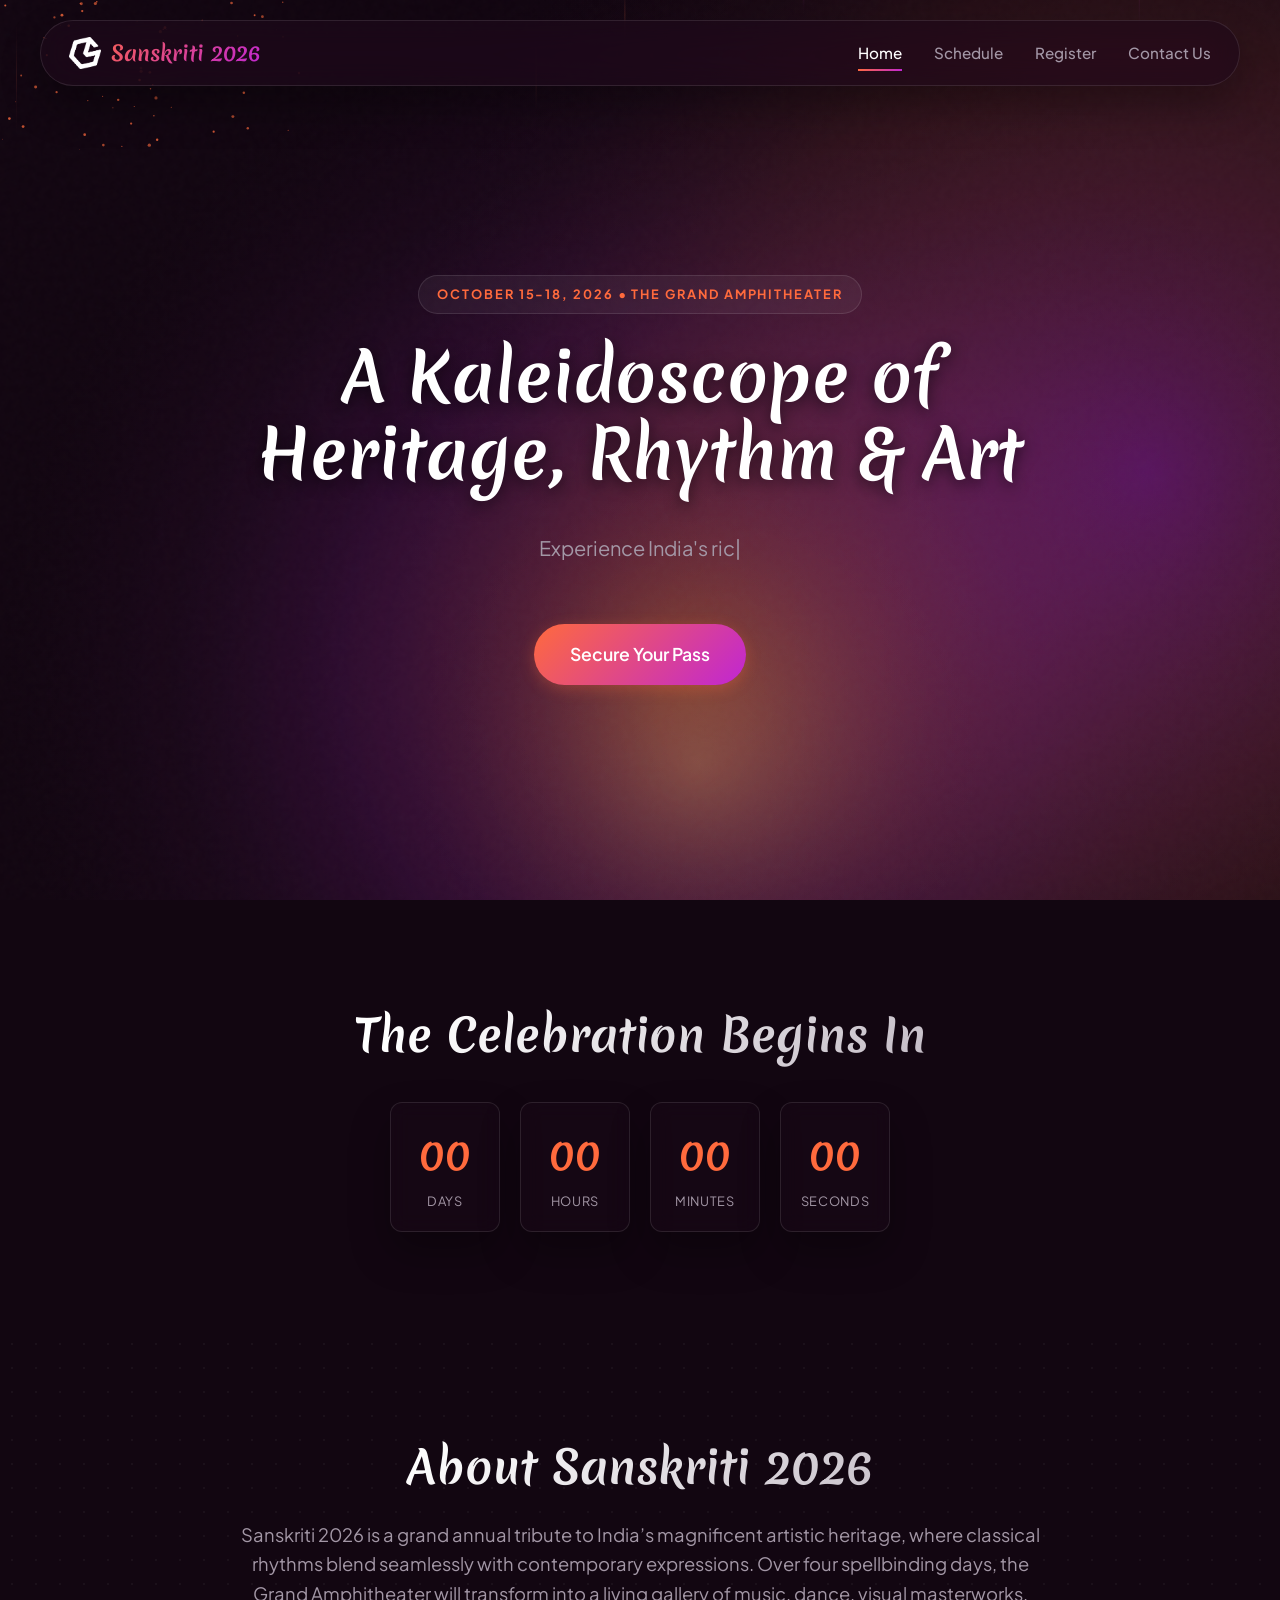
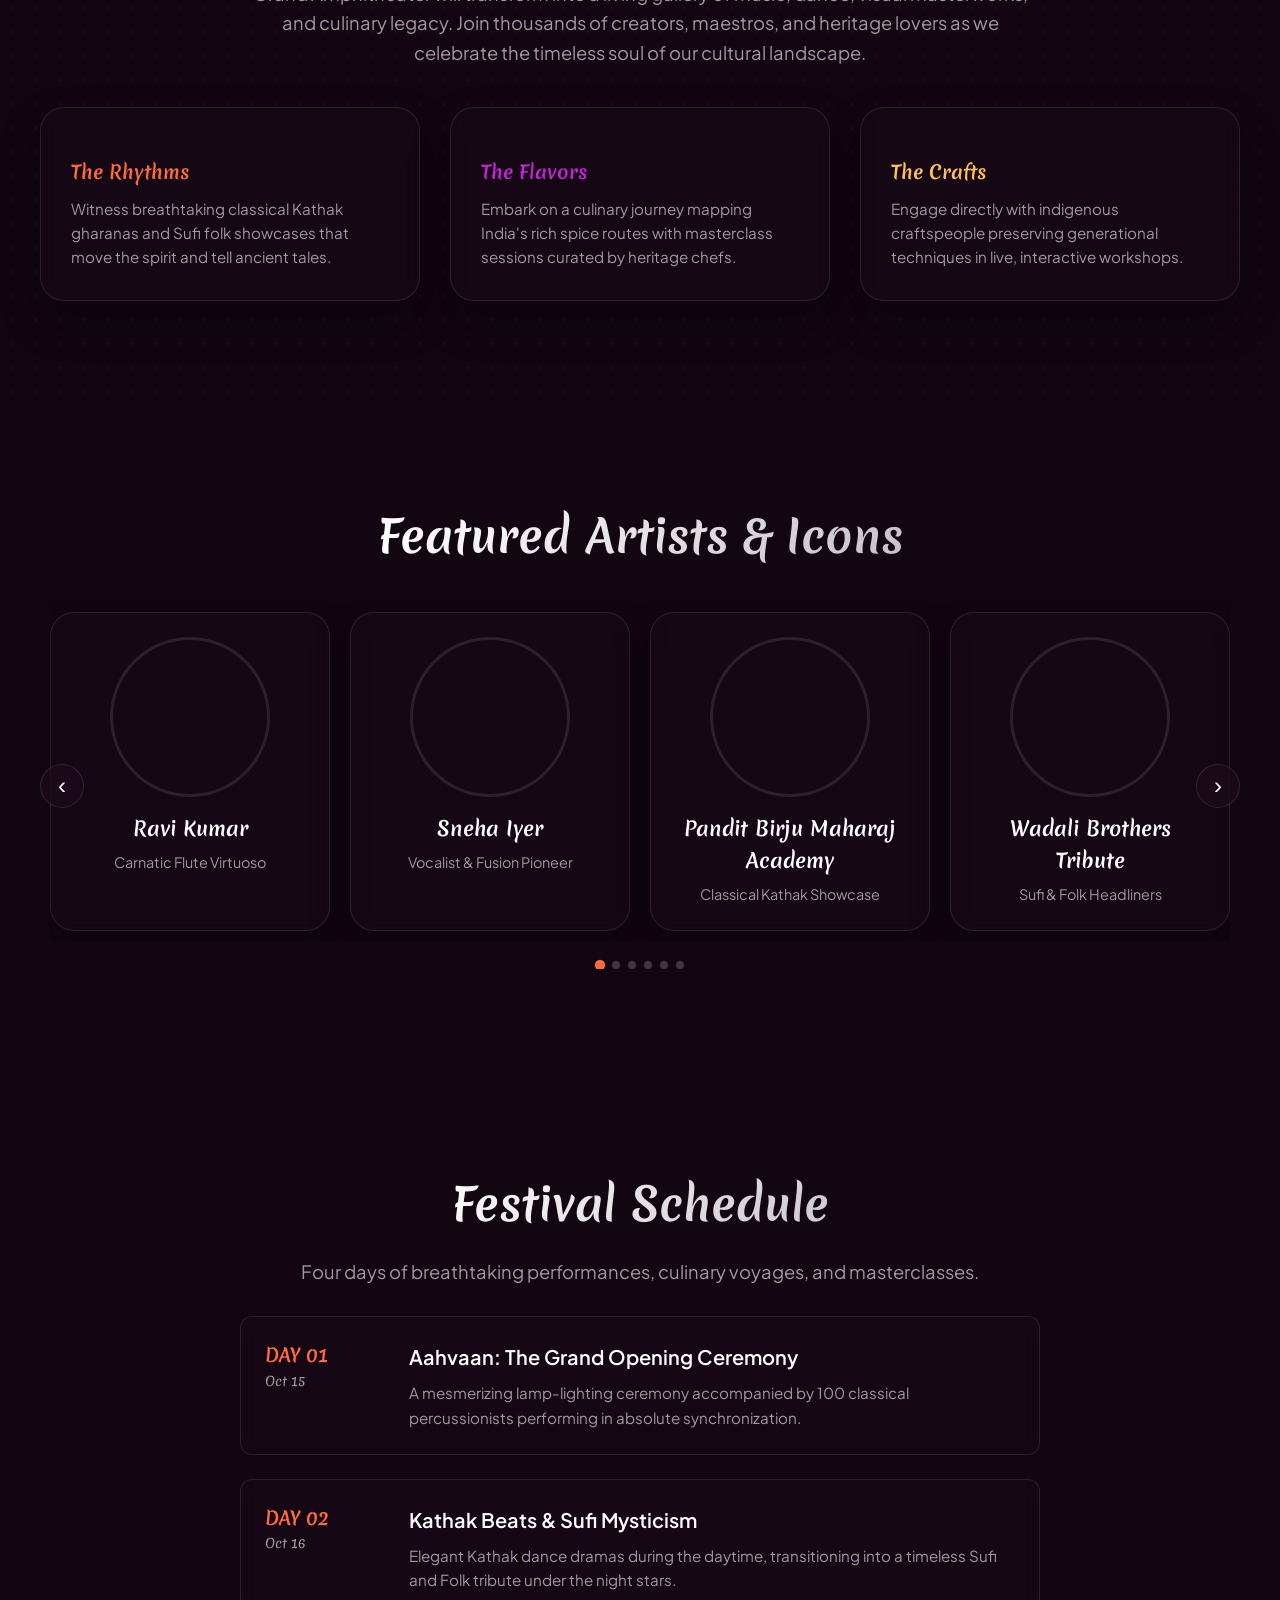
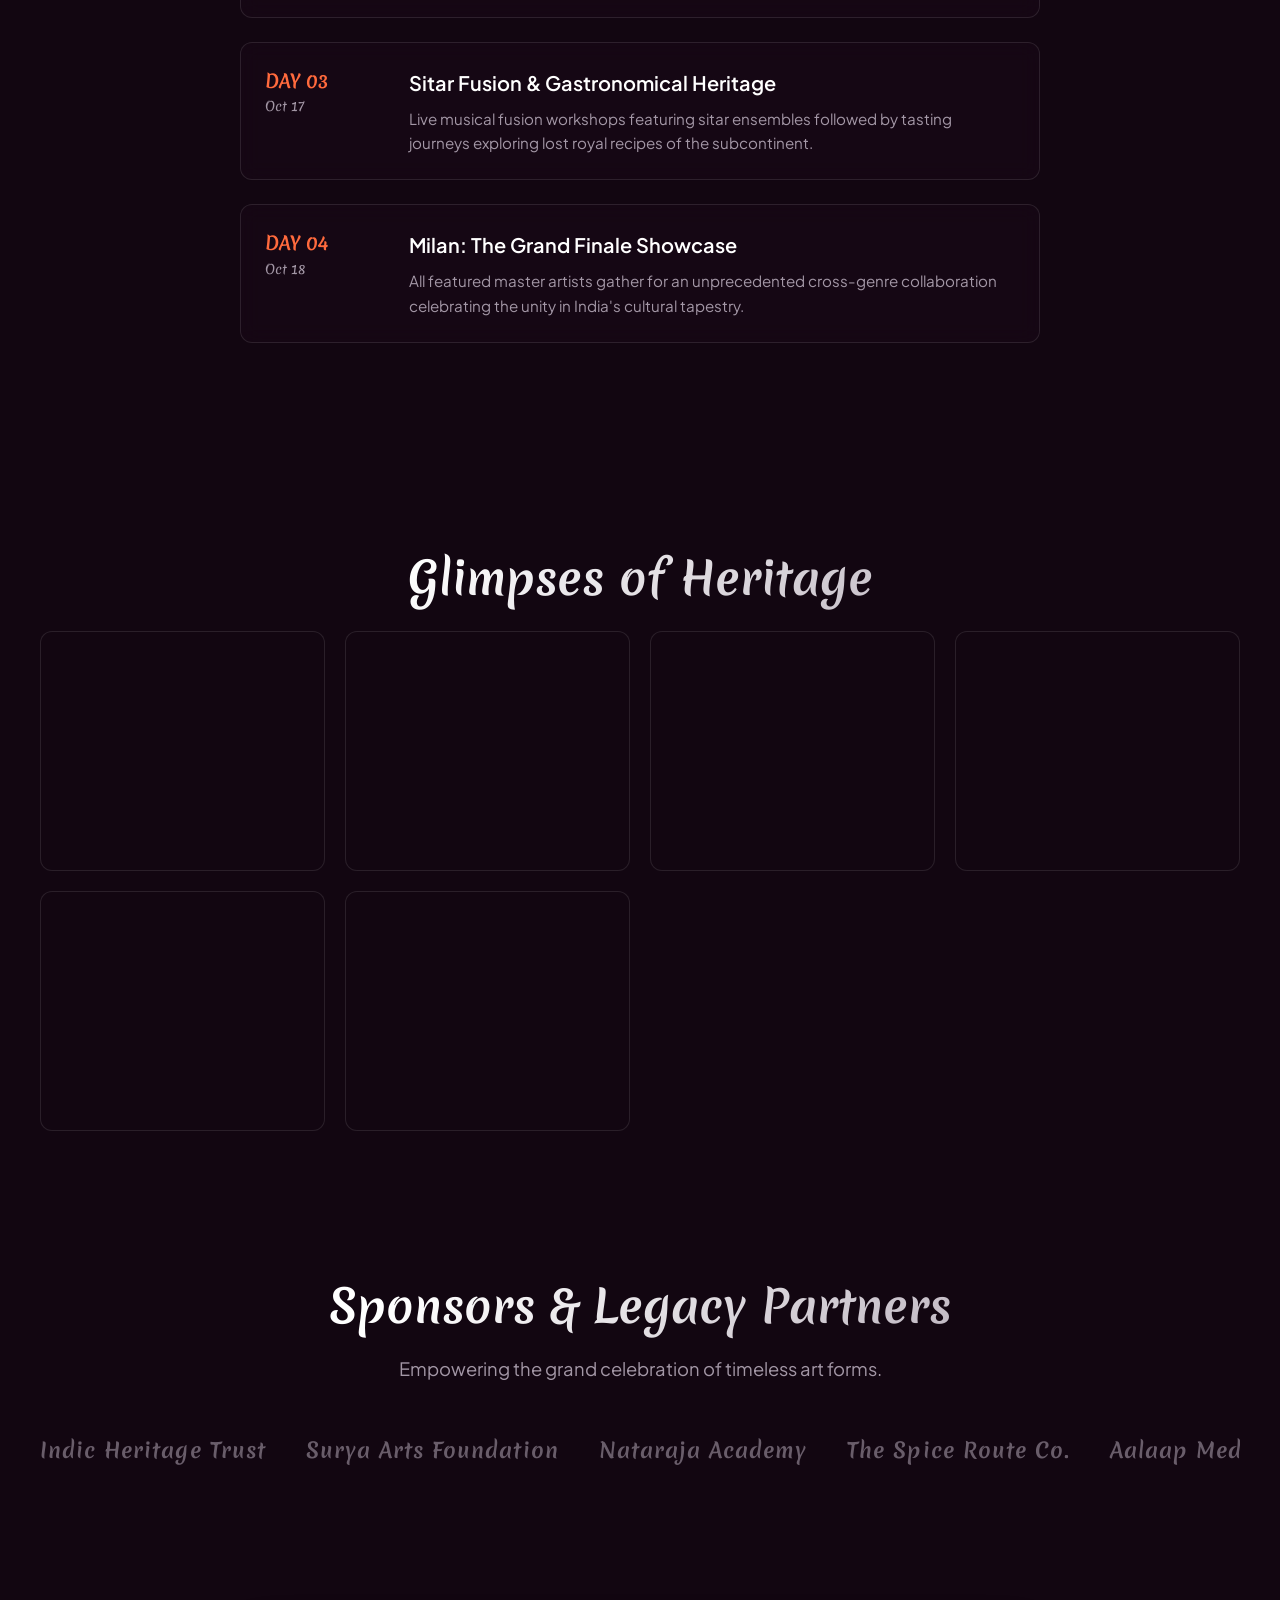
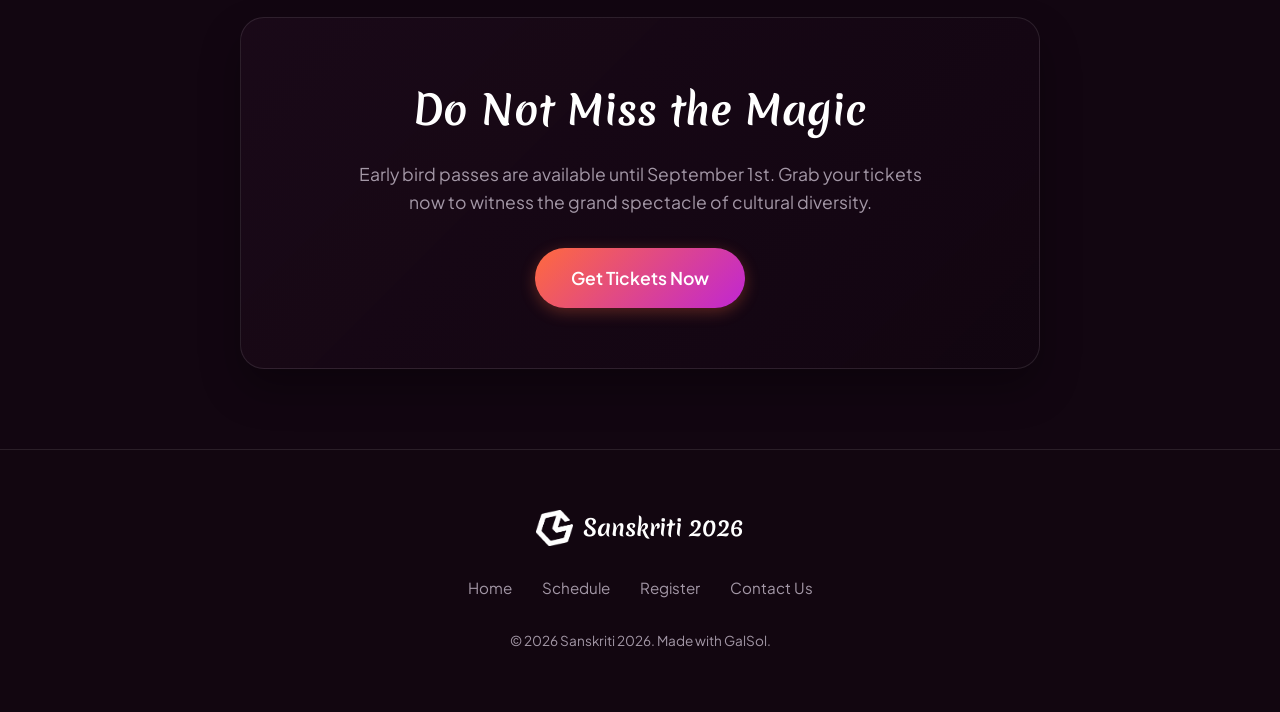
<file: index.html>
<!DOCTYPE html>
<html lang="en">
<head>
<meta charset="utf-8">
<meta name="viewport" content="width=device-width,initial-scale=1">
<title>Sanskriti 2026</title>
<meta name="description" content="Sanskriti 2026 — details, schedule and registration.">
<meta name="theme-color" content="#ff6a3d">
  
<link rel="icon" href="data:image/svg+xml,%3Csvg%20xmlns%3D%22http%3A%2F%2Fwww.w3.org%2F2000%2Fsvg%22%20viewBox%3D%220%200%2064%2064%22%3E%3Cdefs%3E%3ClinearGradient%20id%3D%22g%22%20x1%3D%220%22%20y1%3D%220%22%20x2%3D%221%22%20y2%3D%221%22%3E%3Cstop%20offset%3D%220%22%20stop-color%3D%22%23ff6a3d%22%2F%3E%3Cstop%20offset%3D%221%22%20stop-color%3D%22%23c026d3%22%2F%3E%3C%2FlinearGradient%3E%3C%2Fdefs%3E%3Crect%20width%3D%2264%22%20height%3D%2264%22%20rx%3D%2214%22%20fill%3D%22url(%23g)%22%2F%3E%3Ctext%20x%3D%2232%22%20y%3D%2243%22%20font-family%3D%22system-ui%2Csans-serif%22%20font-size%3D%2234%22%20font-weight%3D%22700%22%20fill%3D%22%23fff%22%20text-anchor%3D%22middle%22%3ES%3C%2Ftext%3E%3C%2Fsvg%3E">

<meta property="og:type" content="website">
<meta property="og:site_name" content="Sanskriti 2026">
<meta property="og:title" content="Sanskriti 2026">
<meta property="og:description" content="Sanskriti 2026 — details, schedule and registration.">


<meta name="twitter:card" content="summary">
<meta name="twitter:title" content="Sanskriti 2026">
<meta name="twitter:description" content="Sanskriti 2026 — details, schedule and registration.">

<link rel="preconnect" href="https://fonts.googleapis.com">
<link rel="preconnect" href="https://fonts.gstatic.com" crossorigin>
<link href="https://fonts.googleapis.com/css2?family=Merienda:wght@400;700&family=Plus+Jakarta+Sans:wght@400;500;600;700&display=swap" rel="stylesheet">
<link rel="stylesheet" href="styles.css">
</head>
<body>
<header class="nav" data-nav>
  <a class="nav-brand" href="index.html">
    <img src="assets/GalSol-White.png" alt="Sanskriti 2026" class="nav-logo">
    <span>Sanskriti 2026</span>
  </a>
  <nav class="nav-links">
    <a href="index.html" class="active">Home</a>
    <a href="pages/schedule.html">Schedule</a>
    <a href="pages/register.html">Register</a>
    <a href="pages/contact.html">Contact Us</a>
  </nav>
  <button class="nav-burger" aria-label="Menu" data-burger><span></span><span></span><span></span></button>
</header>
<main>
<section class="hero fx-noise" data-hero data-fluid-gradient data-lightfall data-sparkles data-clickspark style="--accent: #ff6a3d;">
  <div class="hero-bg" data-bg style="background-image:linear-gradient(180deg,rgba(18,6,17,0.45),rgba(18,6,17,0.9)),url('https://images.pexels.com/photos/15141493/pexels-photo-15141493.jpeg?auto=compress&amp;cs=tinysrgb&amp;fit=crop&amp;h=627&amp;w=1200');background-size:cover;background-position:center;mix-blend-mode:multiply;"></div>
  <div class="hero-inner">
    <span class="hero-badge reveal btn-shine">OCTOBER 15-18, 2026 • THE GRAND AMPHITHEATER</span>
    <h1 class="hero-title reveal txt-shiny" data-tilt>A Kaleidoscope of Heritage, Rhythm &amp; Art</h1>
    <p class="hero-sub reveal" style="min-height: 3em;"><span data-typewriter="Experience India's richest cultural tapestry.|Four days of breathtaking masterclasses.|A grand celebration of music and culinary heritage.">Experience India's richest cultural tapestry.</span></p>
    <a class="btn btn-lg btn-shine reveal" data-magnetic href="pages/register.html">Secure Your Pass</a>
  </div>
</section>
<section class="section countdown-section" id="countdown">
  <div class="section-inner">
    <h2 class="section-title reveal">The Celebration Begins In</h2>
    <div class="countdown reveal" data-countdown="2026-10-15T10:00:00">
      <div class="cd-unit"><span data-cd="days">00</span><small>Days</small></div>
      <div class="cd-unit"><span data-cd="hours">00</span><small>Hours</small></div>
      <div class="cd-unit"><span data-cd="mins">00</span><small>Minutes</small></div>
      <div class="cd-unit"><span data-cd="secs">00</span><small>Seconds</small></div>
    </div>
  </div>
</section>
<section class="section fx-dotgrid" id="about">
  <div class="section-inner">
    <h2 class="section-title reveal">About Sanskriti 2026</h2>
    <p class="section-lead reveal">Sanskriti 2026 is a grand annual tribute to India’s magnificent artistic heritage, where classical rhythms blend seamlessly with contemporary expressions. Over four spellbinding days, the Grand Amphitheater will transform into a living gallery of music, dance, visual masterworks, and culinary legacy. Join thousands of creators, maestros, and heritage lovers as we celebrate the timeless soul of our cultural landscape.</p>
    
    <div class="grid grid-cards" style="margin-top: 40px;">
      <div class="card reveal">
        <h3 style="font-family: var(--font-display); color: var(--accent); margin-bottom: 10px;">The Rhythms</h3>
        <p style="color: var(--muted); font-size: 0.95rem; margin: 0;">Witness breathtaking classical Kathak gharanas and Sufi folk showcases that move the spirit and tell ancient tales.</p>
      </div>
      <div class="card reveal">
        <h3 style="font-family: var(--font-display); color: var(--accent2); margin-bottom: 10px;">The Flavors</h3>
        <p style="color: var(--muted); font-size: 0.95rem; margin: 0;">Embark on a culinary journey mapping India's rich spice routes with masterclass sessions curated by heritage chefs.</p>
      </div>
      <div class="card reveal">
        <h3 style="font-family: var(--font-display); color: #ffbe5a; margin-bottom: 10px;">The Crafts</h3>
        <p style="color: var(--muted); font-size: 0.95rem; margin: 0;">Engage directly with indigenous craftspeople preserving generational techniques in live, interactive workshops.</p>
      </div>
    </div>
  </div>
</section>
<section class="section" id="speakers">
  <div class="section-inner">
    <h2 class="section-title reveal" style="margin-bottom: 30px;">Featured Artists &amp; Icons</h2>
    <div data-carousel class="reveal" style="padding: 0 10px;">
      <div class="car-track" style="padding: 10px 0;">
        <article class="car-slide card speaker" style="width: 280px;">
          <div class="speaker-photo" style="background-image:url('https://images.pexels.com/photos/220453/pexels-photo-220453.jpeg?auto=compress&amp;cs=tinysrgb&amp;fit=crop&amp;h=300&amp;w=300')"></div>
          <div class="speaker-name">Ravi Kumar</div>
          <div class="speaker-role">Carnatic Flute Virtuoso</div>
        </article>
        <article class="car-slide card speaker" style="width: 280px;">
          <div class="speaker-photo" style="background-image:url('https://images.pexels.com/photos/3763188/pexels-photo-3763188.jpeg?auto=compress&amp;cs=tinysrgb&amp;fit=crop&amp;h=300&amp;w=300')"></div>
          <div class="speaker-name">Sneha Iyer</div>
          <div class="speaker-role">Vocalist &amp; Fusion Pioneer</div>
        </article>
        <article class="car-slide card speaker" style="width: 280px;">
          <div class="speaker-photo" style="background-image:url('https://upload.wikimedia.org/wikipedia/commons/thumb/d/d9/Pandit_Birju_Maharaj.jpg/960px-Pandit_Birju_Maharaj.jpg')"></div>
          <div class="speaker-name">Pandit Birju Maharaj Academy</div>
          <div class="speaker-role">Classical Kathak Showcase</div>
        </article>
        <article class="car-slide card speaker" style="width: 280px;">
          <div class="speaker-photo" style="background-image:url('https://assets.mysticamusic.com/images/artist-photos/wadali-brothers.jpg')"></div>
          <div class="speaker-name">Wadali Brothers Tribute</div>
          <div class="speaker-role">Sufi &amp; Folk Headliners</div>
        </article>
        <article class="car-slide card speaker" style="width: 280px;">
          <div class="speaker-photo" style="background-image:url('https://www.anoushkashankar.com/media/pages/biography/3982313089-1774993362/alaura-lewis_2-51-pm_anoushka_shankar_0067_16-_lr_ps.jpg')"></div>
          <div class="speaker-name">Anoushka Shankar Ensemble</div>
          <div class="speaker-role">Sitar &amp; Fusion Night</div>
        </article>
        <article class="car-slide card speaker" style="width: 280px;">
          <div class="speaker-photo" style="background-image:url('https://www.smartfood.org/wp-content/uploads/2019/09/Chef-ranveer-resized-891x1024.jpg')"></div>
          <div class="speaker-name">Chef Ranveer Brar</div>
          <div class="speaker-role">Culinary Heritage Host</div>
        </article>
      </div>
    </div>
  </div>
</section>
<section class="section" id="schedule">
  <div class="section-inner">
    <h2 class="section-title reveal">Festival Schedule</h2>
    <p class="section-lead reveal" style="margin-bottom: 30px;">Four days of breathtaking performances, culinary voyages, and masterclasses.</p>
    <div class="schedule">
      <div class="sched-item reveal">
        <div class="sched-time">DAY 01 <span style="font-size: 0.8rem; display: block; font-weight: normal; color: var(--muted);">Oct 15</span></div>
        <div>
          <div class="sched-title">Aahvaan: The Grand Opening Ceremony</div>
          <div class="sched-desc">A mesmerizing lamp-lighting ceremony accompanied by 100 classical percussionists performing in absolute synchronization.</div>
        </div>
      </div>
      <div class="sched-item reveal">
        <div class="sched-time">DAY 02 <span style="font-size: 0.8rem; display: block; font-weight: normal; color: var(--muted);">Oct 16</span></div>
        <div>
          <div class="sched-title">Kathak Beats &amp; Sufi Mysticism</div>
          <div class="sched-desc">Elegant Kathak dance dramas during the daytime, transitioning into a timeless Sufi and Folk tribute under the night stars.</div>
        </div>
      </div>
      <div class="sched-item reveal">
        <div class="sched-time">DAY 03 <span style="font-size: 0.8rem; display: block; font-weight: normal; color: var(--muted);">Oct 17</span></div>
        <div>
          <div class="sched-title">Sitar Fusion &amp; Gastronomical Heritage</div>
          <div class="sched-desc">Live musical fusion workshops featuring sitar ensembles followed by tasting journeys exploring lost royal recipes of the subcontinent.</div>
        </div>
      </div>
      <div class="sched-item reveal">
        <div class="sched-time">DAY 04 <span style="font-size: 0.8rem; display: block; font-weight: normal; color: var(--muted);">Oct 18</span></div>
        <div>
          <div class="sched-title">Milan: The Grand Finale Showcase</div>
          <div class="sched-desc">All featured master artists gather for an unprecedented cross-genre collaboration celebrating the unity in India's cultural tapestry.</div>
        </div>
      </div>
    </div>
  </div>
</section>
<section class="section" id="gallery">
  <div class="section-inner">
    <h2 class="section-title reveal">Glimpses of Heritage</h2>
    <div class="gallery"><div class="gallery-item reveal" style="background-image:url('https://images.pexels.com/photos/18999482/pexels-photo-18999482.jpeg?auto=compress&amp;cs=tinysrgb&amp;fit=crop&amp;h=627&amp;w=1200')"></div><div class="gallery-item reveal" style="background-image:url('https://images.pexels.com/photos/18999145/pexels-photo-18999145.jpeg?auto=compress&amp;cs=tinysrgb&amp;fit=crop&amp;h=627&amp;w=1200')"></div><div class="gallery-item reveal" style="background-image:url('https://images.pexels.com/photos/7693107/pexels-photo-7693107.jpeg?auto=compress&amp;cs=tinysrgb&amp;fit=crop&amp;h=627&amp;w=1200')"></div><div class="gallery-item reveal" style="background-image:url('https://images.pexels.com/photos/18999455/pexels-photo-18999455.jpeg?auto=compress&amp;cs=tinysrgb&amp;fit=crop&amp;h=627&amp;w=1200')"></div><div class="gallery-item reveal" style="background-image:url('https://images.pexels.com/photos/15141483/pexels-photo-15141483.jpeg?auto=compress&amp;cs=tinysrgb&amp;fit=crop&amp;h=627&amp;w=1200')"></div><div class="gallery-item reveal" style="background-image:url('https://images.pexels.com/photos/15189553/pexels-photo-15189553.jpeg?auto=compress&amp;cs=tinysrgb&amp;fit=crop&amp;h=627&amp;w=1200')"></div></div>
  </div>
</section>
<section class="section" id="sponsors" style="padding-top: 40px; padding-bottom: 60px;">
  <div class="section-inner">
    <h2 class="section-title reveal" style="margin-bottom: 12px;">Sponsors &amp; Legacy Partners</h2>
    <p class="section-lead reveal" style="margin-bottom: 40px;">Empowering the grand celebration of timeless art forms.</p>
    <div class="marquee reveal">
      <div class="marquee-track">
        <div class="sponsor-logo">Indic Heritage Trust</div>
        <div class="sponsor-logo">Surya Arts Foundation</div>
        <div class="sponsor-logo">Nataraja Academy</div>
        <div class="sponsor-logo">The Spice Route Co.</div>
        <div class="sponsor-logo">Aalaap Media</div>
        <div class="sponsor-logo">Rhythm Global</div>
        <!-- Duplicated for perfect infinite scroll loop -->
        <div class="sponsor-logo">Indic Heritage Trust</div>
        <div class="sponsor-logo">Surya Arts Foundation</div>
        <div class="sponsor-logo">Nataraja Academy</div>
        <div class="sponsor-logo">The Spice Route Co.</div>
        <div class="sponsor-logo">Aalaap Media</div>
        <div class="sponsor-logo">Rhythm Global</div>
      </div>
    </div>
  </div>
</section>
<section class="section cta" id="register">
  <div class="section-inner cta-inner reveal">
    <h2 class="cta-title">Do Not Miss the Magic</h2>
    <p class="cta-sub">Early bird passes are available until September 1st. Grab your tickets now to witness the grand spectacle of cultural diversity.</p>
    <a class="btn btn-lg" href="pages/register.html">Get Tickets Now</a>
  </div>
</section>
</main>
<footer class="footer reveal">
  <div class="footer-inner">
    <div class="footer-brand">
      <img src="assets/GalSol-White.png" alt="Sanskriti 2026" class="footer-logo">
      <span>Sanskriti 2026</span>
    </div>
    <nav class="footer-links">
      <a href="index.html">Home</a>
      <a href="pages/schedule.html">Schedule</a>
      <a href="pages/register.html">Register</a>
      <a href="pages/contact.html">Contact Us</a>
    </nav>
    <div class="footer-copy">© 2026 Sanskriti 2026. Made with GalSol.</div>
  </div>
</footer>

<script src="script.js"></script>

</body>
</html>
</file>
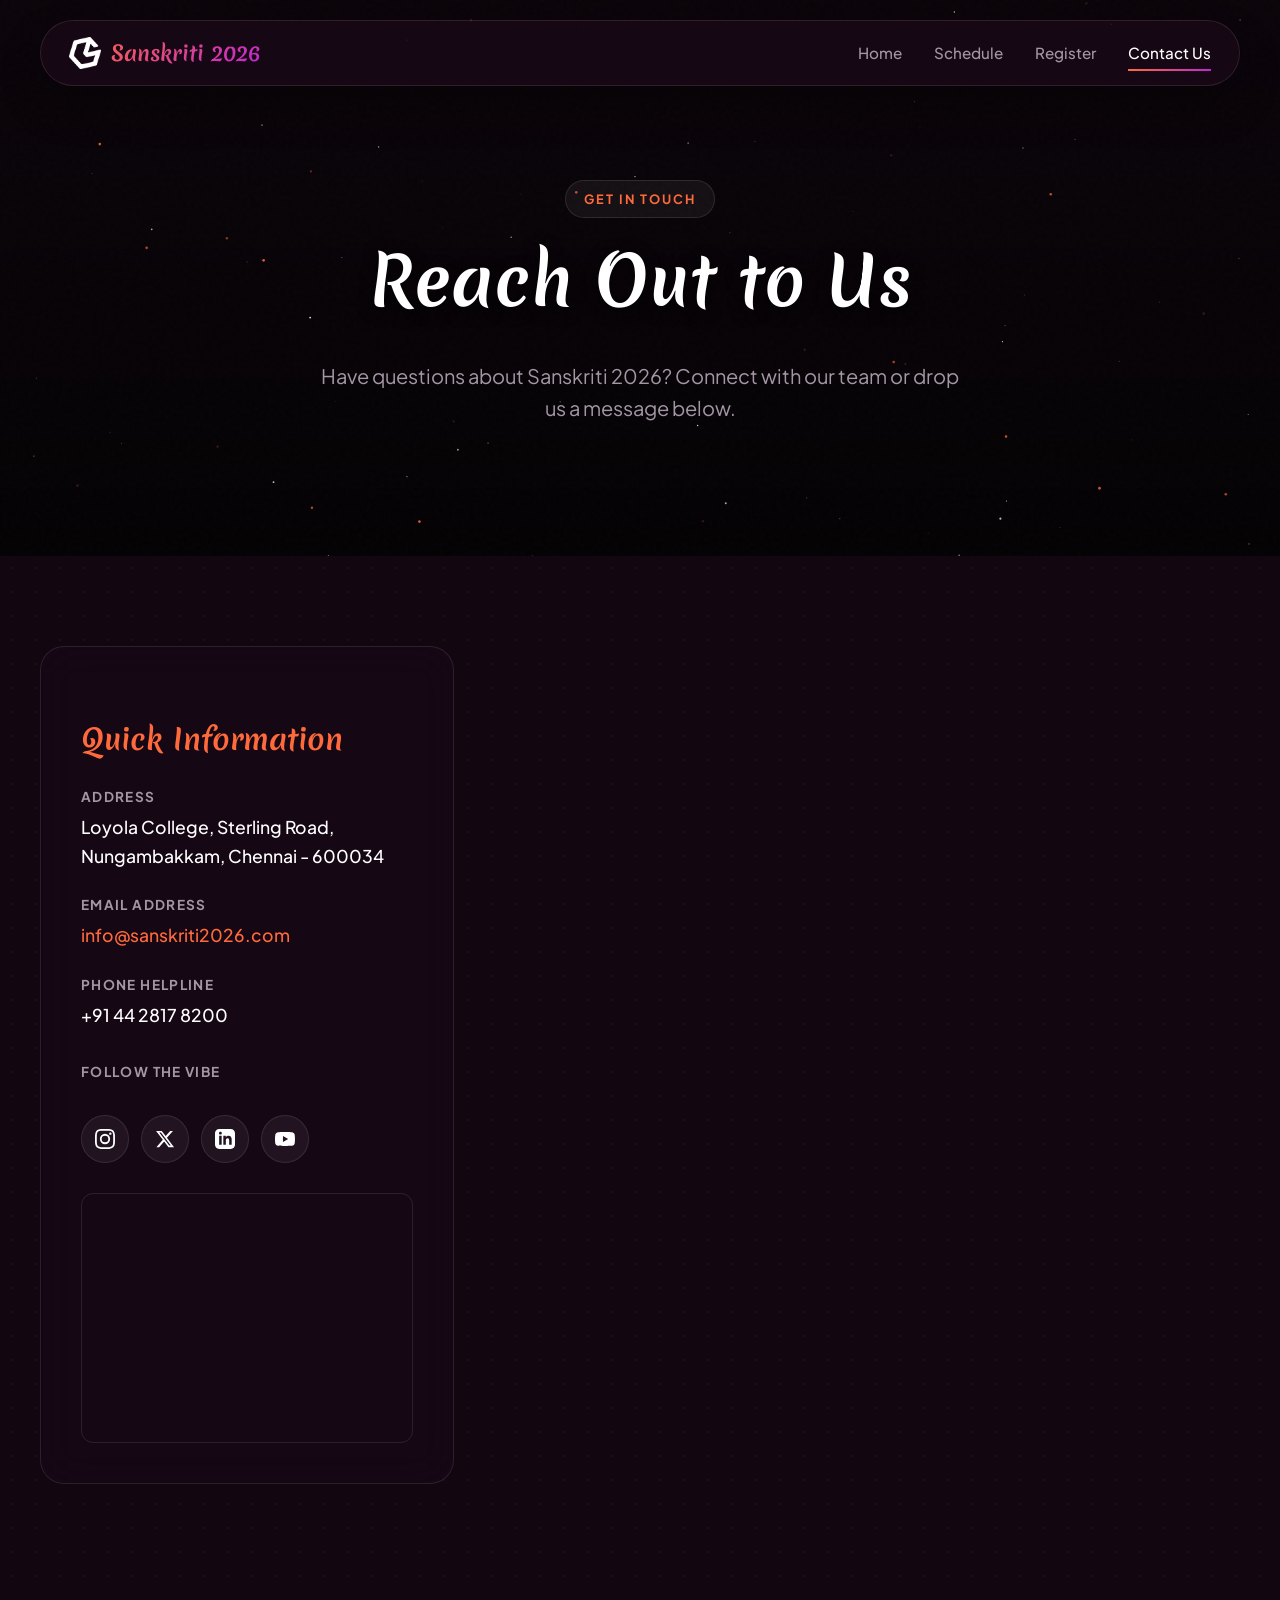
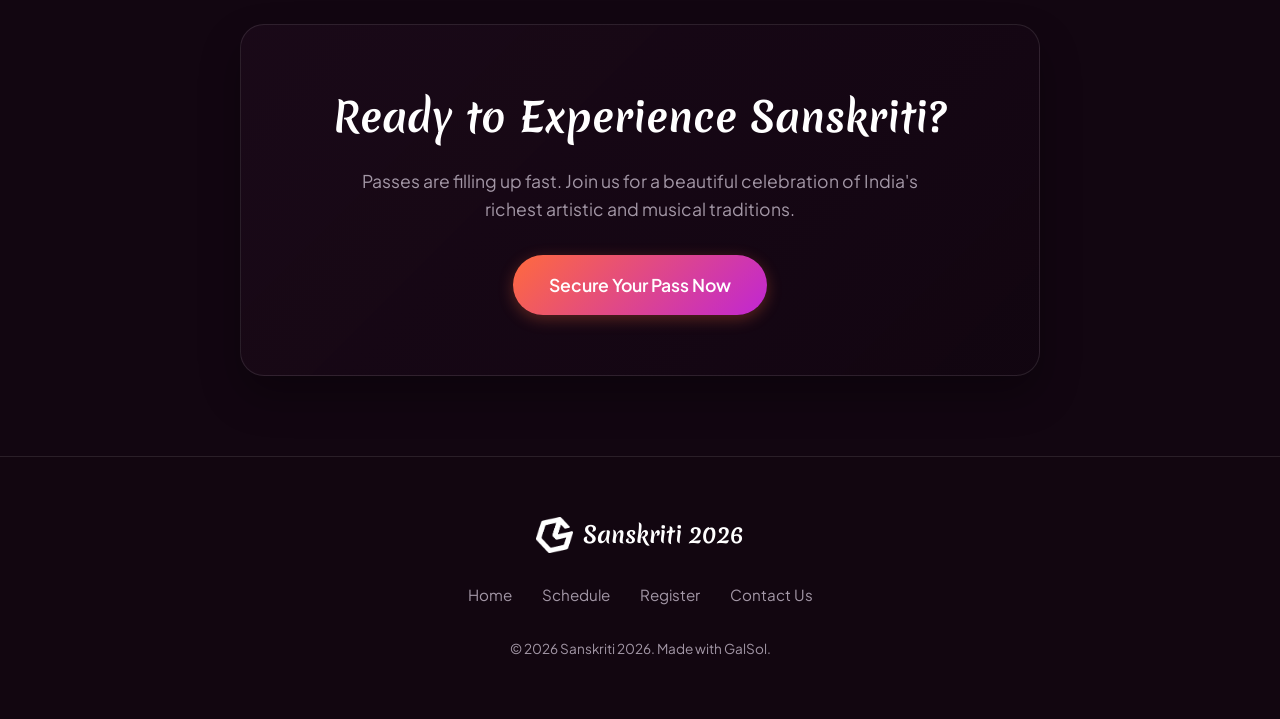
<file: pages/contact.html>
<!DOCTYPE html>
<html lang="en">
<head>
<meta charset="utf-8">
<meta name="viewport" content="width=device-width,initial-scale=1">
<title>Contact Us — Sanskriti 2026</title>
<meta name="description" content="Get in touch with Sanskriti 2026 organizing team. Location, maps, socials and query submission.">
<meta name="theme-color" content="#ff6a3d">
<link rel="icon" href="data:image/svg+xml,%3Csvg%20xmlns%3D%22http%3A%2F%2Fwww.w3.org%2F2000%2Fsvg%22%20viewBox%3D%220%200%2064%2064%22%3E%3Cdefs%3E%3ClinearGradient%20id%3D%22g%22%20x1%3D%220%22%20y1%3D%220%22%20x2%3D%221%22%20y2%3D%221%22%3E%3Cstop%20offset%3D%220%22%20stop-color%3D%22%23ff6a3d%22%2F%3E%3Cstop%20offset%3D%221%22%20stop-color%3D%22%23c026d3%22%2F%3E%3C%2FlinearGradient%3E%3C%2Fdefs%3E%3Crect%20width%3D%2264%22%20height%3D%2264%22%20rx%3D%2214%22%20fill%3D%22url(%23g)%22%2F%3E%3Ctext%20x%3D%2232%22%20y%3D%2243%22%20font-family%3D%22system-ui%2Csans-serif%22%20font-size%3D%2234%22%20font-weight%3D%22700%22%20fill%3D%22%23fff%22%20text-anchor%3D%22middle%22%3ES%3C%2Ftext%3E%3C%2Fsvg%3E">

<link rel="preconnect" href="https://fonts.googleapis.com">
<link rel="preconnect" href="https://fonts.gstatic.com" crossorigin>
<link href="https://fonts.googleapis.com/css2?family=Merienda:wght@400;700&family=Plus+Jakarta+Sans:wght@400;500;600;700&display=swap" rel="stylesheet">
<link rel="stylesheet" href="../styles.css">
<style>
  .contact-layout {
    display: grid;
    grid-template-columns: 1fr 1.8fr;
    gap: 40px;
    margin-top: 50px;
    align-items: start;
  }
  .contact-info-card {
    background: var(--surface);
    border: 1px solid var(--border);
    border-radius: var(--radius);
    padding: 40px;
    backdrop-filter: blur(20px);
    -webkit-backdrop-filter: blur(20px);
  }
  .contact-title-sub {
    font-family: var(--font-display);
    color: var(--accent);
    margin-bottom: 24px;
    font-size: 1.8rem;
  }
  .contact-detail-item {
    margin-bottom: 24px;
  }
  .contact-detail-item h4 {
    font-size: 0.85rem;
    text-transform: uppercase;
    letter-spacing: 0.1em;
    color: var(--muted);
    margin: 0 0 6px 0;
  }
  .contact-detail-item p {
    font-size: 1.1rem;
    font-weight: 500;
    margin: 0;
    color: var(--text);
  }
  .social-grid {
    display: flex;
    gap: 12px;
    margin-top: 32px;
    flex-wrap: wrap;
  }
  .social-btn {
    display: flex;
    align-items: center;
    justify-content: center;
    width: 48px;
    height: 48px;
    border-radius: 50%;
    background: rgba(255, 255, 255, 0.05);
    border: 1px solid var(--border);
    color: var(--text);
    transition: all 0.3s var(--ease);
  }
  .social-btn:hover {
    background: var(--grad);
    transform: translateY(-3px);
    border-color: transparent;
    box-shadow: 0 8px 20px rgba(255,106,61,0.25);
  }
  .social-btn svg {
    width: 20px;
    height: 20px;
    fill: currentColor;
  }
  .map-wrapper {
    margin-top: 30px;
    border-radius: var(--radius-sm);
    overflow: hidden;
    border: 1px solid var(--border);
    height: 250px;
  }
  .map-wrapper iframe {
    width: 100%;
    height: 100%;
    border: 0;
  }
  @media (max-width: 960px) {
    .contact-layout {
      grid-template-columns: 1fr;
      gap: 30px;
    }
  }
</style>
</head>
<body>
<header class="nav" data-nav>
  <a class="nav-brand" href="../index.html">
    <img src="../assets/GalSol-White.png" alt="Sanskriti 2026" class="nav-logo">
    <span>Sanskriti 2026</span>
  </a>
  <nav class="nav-links">
    <a href="../index.html">Home</a>
    <a href="schedule.html">Schedule</a>
    <a href="register.html">Register</a>
    <a href="contact.html" class="active">Contact Us</a>
  </nav>
  <button class="nav-burger" aria-label="Menu" data-burger><span></span><span></span><span></span></button>
</header>

<main>
<section class="hero fx-noise" data-hero data-stars style="--accent: #ff6a3d; min-height: 55vh; padding-top: 140px;">
  <div class="hero-bg" data-bg style="background-image:linear-gradient(180deg,rgba(18,6,17,0.5),rgba(18,6,17,0.9)),url('https://images.pexels.com/photos/15141493/pexels-photo-15141493.jpeg?auto=compress&amp;cs=tinysrgb&amp;fit=crop&amp;h=627&amp;w=1200');background-size:cover;background-position:center;mix-blend-mode:multiply;"></div>
  <div class="hero-inner" style="padding-top: 40px; padding-bottom: 20px;">
    <span class="hero-badge reveal btn-shine">GET IN TOUCH</span>
    <h1 class="hero-title reveal txt-shiny">Reach Out to Us</h1>
    <p class="hero-sub reveal">Have questions about Sanskriti 2026? Connect with our team or drop us a message below.</p>
  </div>
</section>

<section class="section fx-dotgrid" style="padding-top: 40px;">
  <div class="section-inner">
    <div class="contact-layout">
      <!-- Contact Info & Map Card -->
      <div class="contact-info-card reveal">
        <h3 class="contact-title-sub">Quick Information</h3>
        
        <div class="contact-detail-item">
          <h4>Address</h4>
          <p>Loyola College, Sterling Road, Nungambakkam, Chennai - 600034</p>
        </div>

        <div class="contact-detail-item">
          <h4>Email Address</h4>
          <p><a href="mailto:info@sanskriti2026.com" style="color: var(--accent);">info@sanskriti2026.com</a></p>
        </div>

        <div class="contact-detail-item">
          <h4>Phone Helpline</h4>
          <p><a href="tel:+914428178200" style="color: var(--text);">+91 44 2817 8200</a></p>
        </div>

        <!-- Social Media Icons Grid -->
        <h4 style="font-size: 0.85rem; text-transform: uppercase; letter-spacing: 0.1em; color: var(--muted); margin: 32px 0 10px 0;">Follow the Vibe</h4>
        <div class="social-grid">
          <!-- Instagram -->
          <a class="social-btn" href="https://instagram.com" target="_blank" rel="noopener noreferrer" aria-label="Instagram">
            <svg viewBox="0 0 24 24"><path d="M12 2.163c3.204 0 3.584.012 4.85.07 3.252.148 4.771 1.691 4.919 4.919.058 1.265.069 1.645.069 4.849 0 3.205-.012 3.584-.069 4.849-.149 3.225-1.664 4.771-4.919 4.919-1.266.058-1.644.07-4.85.07-3.204 0-3.584-.012-4.849-.07-3.26-.149-4.771-1.699-4.919-4.92-.058-1.265-.07-1.644-.07-4.849 0-3.204.013-3.583.07-4.849.149-3.227 1.664-4.771 4.919-4.919 1.266-.057 1.645-.069 4.849-.069zM12 0C8.741 0 8.333.014 7.053.072 2.695.272.273 2.69.073 7.051.014 8.333 0 8.741 0 12c0 3.259.014 3.668.072 4.948.2 4.358 2.618 6.78 6.98 6.98 1.281.058 1.689.072 4.948.072 3.259 0 3.668-.014 4.948-.072 4.354-.2 6.782-2.618 6.979-6.98.059-1.28.073-1.689.073-4.948 0-3.259-.014-3.667-.072-4.947-.196-4.354-2.617-6.78-6.979-6.98C15.668.014 15.259 0 12 0zm0 5.838a6.162 6.162 0 100 12.324 6.162 6.162 0 000-12.324zM12 16a4 4 0 110-8 4 4 0 010 8zm6.406-11.845a1.44 1.44 0 100 2.881 1.44 1.44 0 000-2.881z"/></svg>
          </a>
          <!-- X (formerly Twitter) -->
          <a class="social-btn" href="https://x.com" target="_blank" rel="noopener noreferrer" aria-label="X">
            <svg viewBox="0 0 24 24"><path d="M18.244 2.25h3.308l-7.227 8.26 8.502 11.24H16.17l-5.214-6.817L4.99 21.75H1.68l7.73-8.835L1.254 2.25H8.08l4.713 6.231zm-1.161 17.52h1.833L7.084 4.126H5.117z"/></svg>
          </a>
          <!-- LinkedIn -->
          <a class="social-btn" href="https://linkedin.com" target="_blank" rel="noopener noreferrer" aria-label="LinkedIn">
            <svg viewBox="0 0 24 24"><path d="M19 0h-14c-2.761 0-5 2.239-5 5v14c0 2.761 2.239 5 5 5h14c2.762 0 5-2.239 5-5v-14c0-2.761-2.238-5-5-5zm-11 19h-3v-11h3v11zm-1.5-12.268c-.966 0-1.75-.779-1.75-1.75s.784-1.75 1.75-1.75 1.75.779 1.75 1.75-.784 1.75-1.75 1.75zm13.5 12.268h-3v-5.604c0-3.368-4-3.113-4 0v5.604h-3v-11h3v1.765c1.396-2.586 7-2.777 7 2.476v6.759z"/></svg>
          </a>
          <!-- YouTube -->
          <a class="social-btn" href="https://youtube.com" target="_blank" rel="noopener noreferrer" aria-label="YouTube">
            <svg viewBox="0 0 24 24"><path d="M23.498 6.163a3.003 3.003 0 00-2.11-2.11C19.518 3.545 12 3.545 12 3.545s-7.518 0-9.388.508a3.003 3.003 0 00-2.11 2.11C0 8.033 0 12 0 12s0 3.967.502 5.837a3.003 3.003 0 002.11 2.11c1.87.508 9.388.508 9.388.508s7.518 0 9.388-.508a3.003 3.003 0 002.11-2.11C24 15.967 24 12 24 12s0-3.967-.502-5.837zM9.545 15.568V8.432L15.818 12l-6.273 3.568z"/></svg>
          </a>
        </div>

        <!-- Google Maps Embed -->
        <div class="map-wrapper">
          <iframe 
            src="https://www.google.com/maps/embed?pb=!1m18!1m12!1m3!1d3886.4443916946056!2d80.23112287591605!3d13.064654312678129!2m3!1f0!2f0!3f0!3m2!1i1024!2i768!4f13.1!3m3!1m2!1s0x3a52666fa5a483cb%3A0x1bfa54005bc36cb0!2sLoyola%20College!5e0!3m2!1sen!2sin!4v1716300000000!5m2!1sen!2sin" 
            allowfullscreen="" 
            loading="lazy" 
            referrerpolicy="no-referrer-when-downgrade"
            title="Loyola College, Chennai Address Map">
          </iframe>
        </div>
      </div>

      <!-- GS Contact Form -->
      <iframe class="reveal" src="https://galsol.in/gs-form-view?f=sanskriti-2026-12h7f&embed=1" title="Registration form" data-gs-auto="1" allowtransparency="true" loading="lazy" style="display:block;width:100%;max-width:100%;margin:0 auto;height:760px;border:0;background:transparent"></iframe>
    </div>
  </div>
</section>

<section class="section cta" id="register-cta" style="padding-top: 40px; padding-bottom: 80px;">
  <div class="section-inner cta-inner reveal">
    <h2 class="cta-title">Ready to Experience Sanskriti?</h2>
    <p class="cta-sub">Passes are filling up fast. Join us for a beautiful celebration of India's richest artistic and musical traditions.</p>
    <a class="btn btn-lg btn-shine" data-magnetic href="register.html">Secure Your Pass Now</a>
  </div>
</section>
</main>

<footer class="footer reveal">
  <div class="footer-inner">
    <div class="footer-brand">
      <img src="../assets/GalSol-White.png" alt="Sanskriti 2026" class="footer-logo">
      <span>Sanskriti 2026</span>
    </div>
    <nav class="footer-links">
      <a href="../index.html">Home</a>
      <a href="schedule.html">Schedule</a>
      <a href="register.html">Register</a>
      <a href="contact.html">Contact Us</a>
    </nav>
    <div class="footer-copy">© 2026 Sanskriti 2026. Made with GalSol.</div>
  </div>
</footer>

<script src="../script.js"></script>
<script>
/* GalSol GS Form auto-height */
(function(){
  if (window.__galsolAutoH) return; window.__galsolAutoH = 1;
  var GALSOL_ORIGIN = "https://galsol.in";
  window.addEventListener('message', function (e) {
    if (e.origin !== GALSOL_ORIGIN) return;
    var d = e.data;
    if (!d || d.source !== 'gsform' || typeof d.height !== 'number') return;
    var frames = document.querySelectorAll('iframe[data-gs-auto="1"]');
    for (var i = 0; i < frames.length; i++) {
      if (frames[i].contentWindow !== e.source) continue;
      var h = Math.ceil(d.height);
      if (!(h > 0)) return;
      if (h < 200) h = 200;
      if (h > 6000) h = 6000;
      frames[i].style.height = h + 'px';
      return;
    }
  });
})();
</script>
</body>
</html>
</file>
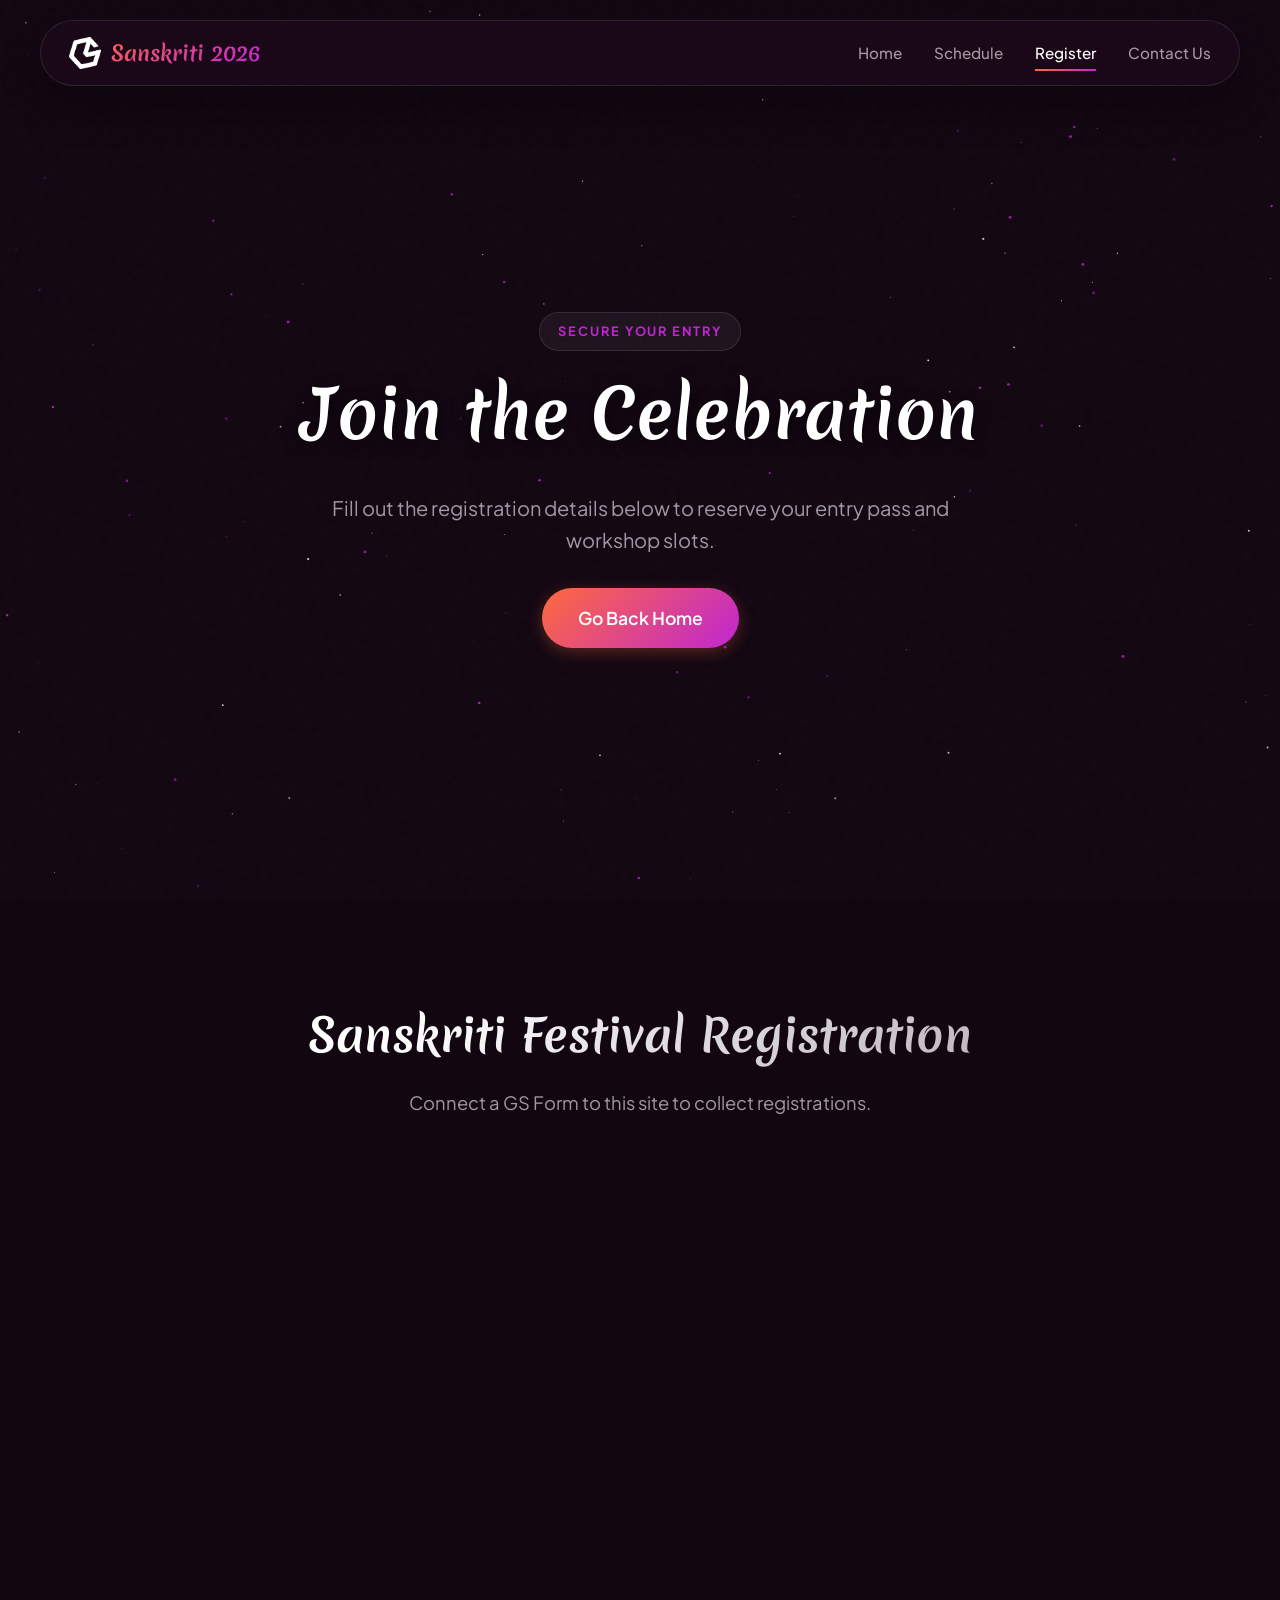
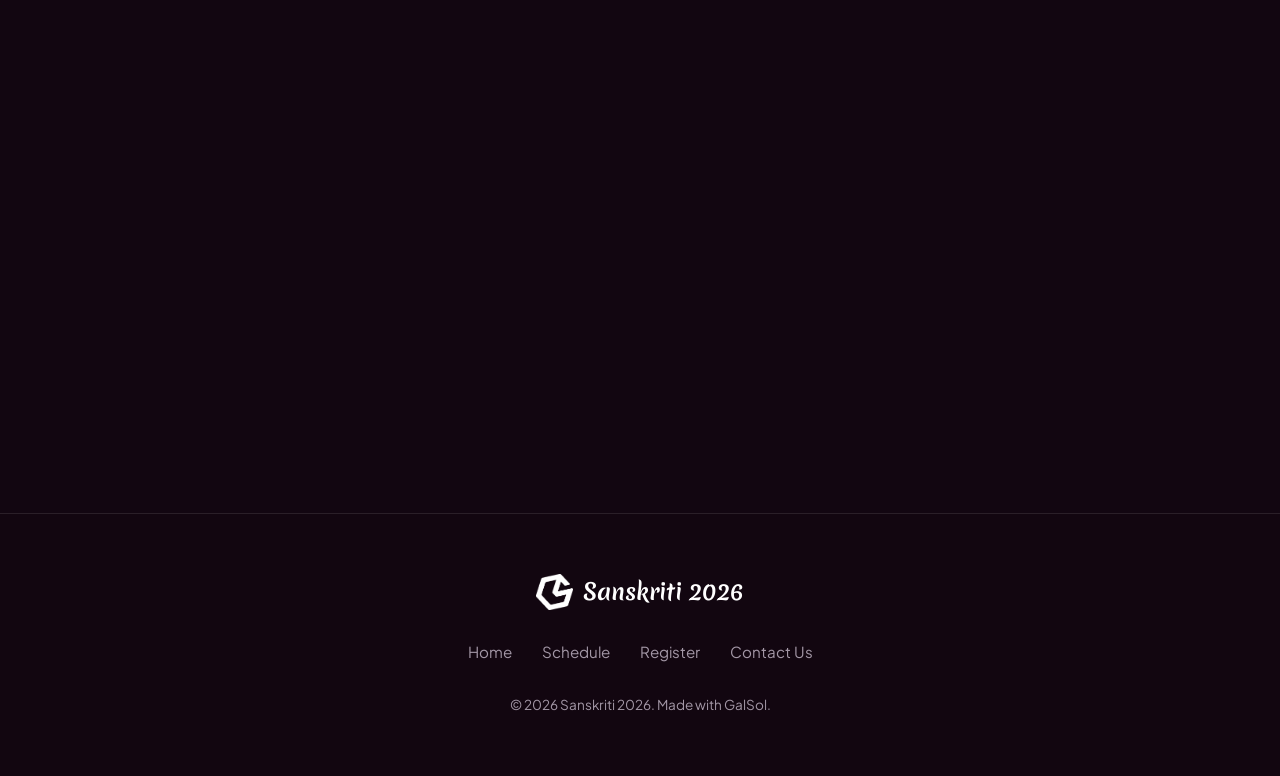
<file: pages/register.html>
<!DOCTYPE html>
<html lang="en">
<head>
<meta charset="utf-8">
<meta name="viewport" content="width=device-width,initial-scale=1">
<title>Register — Sanskriti 2026</title>
<meta name="description" content="Sanskriti 2026 — details, schedule and registration.">
<meta name="theme-color" content="#ff6a3d">
<link rel="icon" href="data:image/svg+xml,%3Csvg%20xmlns%3D%22http%3A%2F%2Fwww.w3.org%2F2000%2Fsvg%22%20viewBox%3D%220%200%2064%2064%22%3E%3Cdefs%3E%3ClinearGradient%20id%3D%22g%22%20x1%3D%220%22%20y1%3D%220%22%20x2%3D%221%22%20y2%3D%221%22%3E%3Cstop%20offset%3D%220%22%20stop-color%3D%22%23ff6a3d%22%2F%3E%3Cstop%20offset%3D%221%22%20stop-color%3D%22%23c026d3%22%2F%3E%3C%2FlinearGradient%3E%3C%2Fdefs%3E%3Crect%20width%3D%2264%22%20height%3D%2264%22%20rx%3D%2214%22%20fill%3D%22url(%23g)%22%2F%3E%3Ctext%20x%3D%2232%22%20y%3D%2243%22%20font-family%3D%22system-ui%2Csans-serif%22%20font-size%3D%2234%22%20font-weight%3D%22700%22%20fill%3D%22%23fff%22%20text-anchor%3D%22middle%22%3ES%3C%2Ftext%3E%3C%2Fsvg%3E">

<meta property="og:type" content="website">
<meta property="og:site_name" content="Sanskriti 2026">
<meta property="og:title" content="Register — Sanskriti 2026">
<meta property="og:description" content="Sanskriti 2026 — details, schedule and registration.">


<meta name="twitter:card" content="summary">
<meta name="twitter:title" content="Register — Sanskriti 2026">
<meta name="twitter:description" content="Sanskriti 2026 — details, schedule and registration.">

<link rel="preconnect" href="https://fonts.googleapis.com">
<link rel="preconnect" href="https://fonts.gstatic.com" crossorigin>
<link href="https://fonts.googleapis.com/css2?family=Merienda:wght@400;700&family=Plus+Jakarta+Sans:wght@400;500;600;700&display=swap" rel="stylesheet">
<link rel="stylesheet" href="../styles.css">
</head>
<body>
<header class="nav" data-nav>
  <a class="nav-brand" href="../index.html">
    <img src="../assets/GalSol-White.png" alt="Sanskriti 2026" class="nav-logo">
    <span>Sanskriti 2026</span>
  </a>
  <nav class="nav-links">
    <a href="../index.html">Home</a>
    <a href="schedule.html">Schedule</a>
    <a href="register.html" class="active">Register</a>
    <a href="contact.html">Contact Us</a>
  </nav>
  <button class="nav-burger" aria-label="Menu" data-burger><span></span><span></span><span></span></button>
</header>
<main>
<section class="hero fx-noise" data-hero data-stars style="--accent: #c026d3;">
  <div class="hero-bg" data-bg style="background-image:linear-gradient(180deg,rgba(18,6,17,0.4),rgba(18,6,17,0.85)),url('https://images.pexels.com/photos/18999289/pexels-photo-18999289.jpeg?auto=compress&amp;cs=tinysrgb&amp;fit=crop&amp;h=627&amp;w=1200');background-size:cover;background-position:center"></div>
  <div class="hero-inner">
    <span class="hero-badge reveal btn-shine">SECURE YOUR ENTRY</span>
    <h1 class="hero-title reveal txt-shiny">Join the Celebration</h1>
    <p class="hero-sub reveal">Fill out the registration details below to reserve your entry pass and workshop slots.</p>
    <a class="btn btn-lg btn-shine reveal" data-magnetic href="../index.html">Go Back Home</a>
  </div>
</section>
<section class="section" id="register"><div class="section-inner reveal">
      <h2 class="section-title">Sanskriti Festival Registration</h2>
      <p class="section-lead">Connect a GS Form to this site to collect registrations.</p></div></section>
<section class="galsol-form" style="max-width:720px;margin:48px auto;padding:0 20px">
  <section class="galsol-form" style="max-width:720px;margin:48px auto;padding:0 20px">
  <iframe src="https://galsol.in/gs-form-view?f=galsol-workshop-bqo88&embed=1" title="GalSol Workshop Registration" data-gs-auto="1" allowtransparency="true" loading="lazy" style="display:block;width:100%;height:760px;border:0;background:transparent"></iframe>
</section>
</section>
</main>
<footer class="footer reveal">
  <div class="footer-inner">
    <div class="footer-brand">
      <img src="../assets/GalSol-White.png" alt="Sanskriti 2026" class="footer-logo">
      <span>Sanskriti 2026</span>
    </div>
    <nav class="footer-links">
      <a href="../index.html">Home</a>
      <a href="schedule.html">Schedule</a>
      <a href="register.html">Register</a>
      <a href="contact.html">Contact Us</a>
    </nav>
    <div class="footer-copy">© 2026 Sanskriti 2026. Made with GalSol.</div>
  </div>
</footer>

<script src="../script.js"></script>


<script>
/* GalSol GS Form auto-height — sizes the frame to the form. */
(function(){
  if (window.__galsolAutoH) return; window.__galsolAutoH = 1;
  var GALSOL_ORIGIN = "https://galsol.in";
  window.addEventListener('message', function (e) {
    if (e.origin !== GALSOL_ORIGIN) return;
    var d = e.data;
    if (!d || d.source !== 'gsform' || typeof d.height !== 'number') return;
    var frames = document.querySelectorAll('iframe[data-gs-auto="1"]');
    for (var i = 0; i < frames.length; i++) {
      if (frames[i].contentWindow !== e.source) continue;
      var h = Math.ceil(d.height);
      if (!(h > 0)) return;
      if (h < 200) h = 200;
      if (h > 6000) h = 6000;
      frames[i].style.height = h + 'px';
      return;
    }
  });
})();
</script>
</body>
</html>
</file>
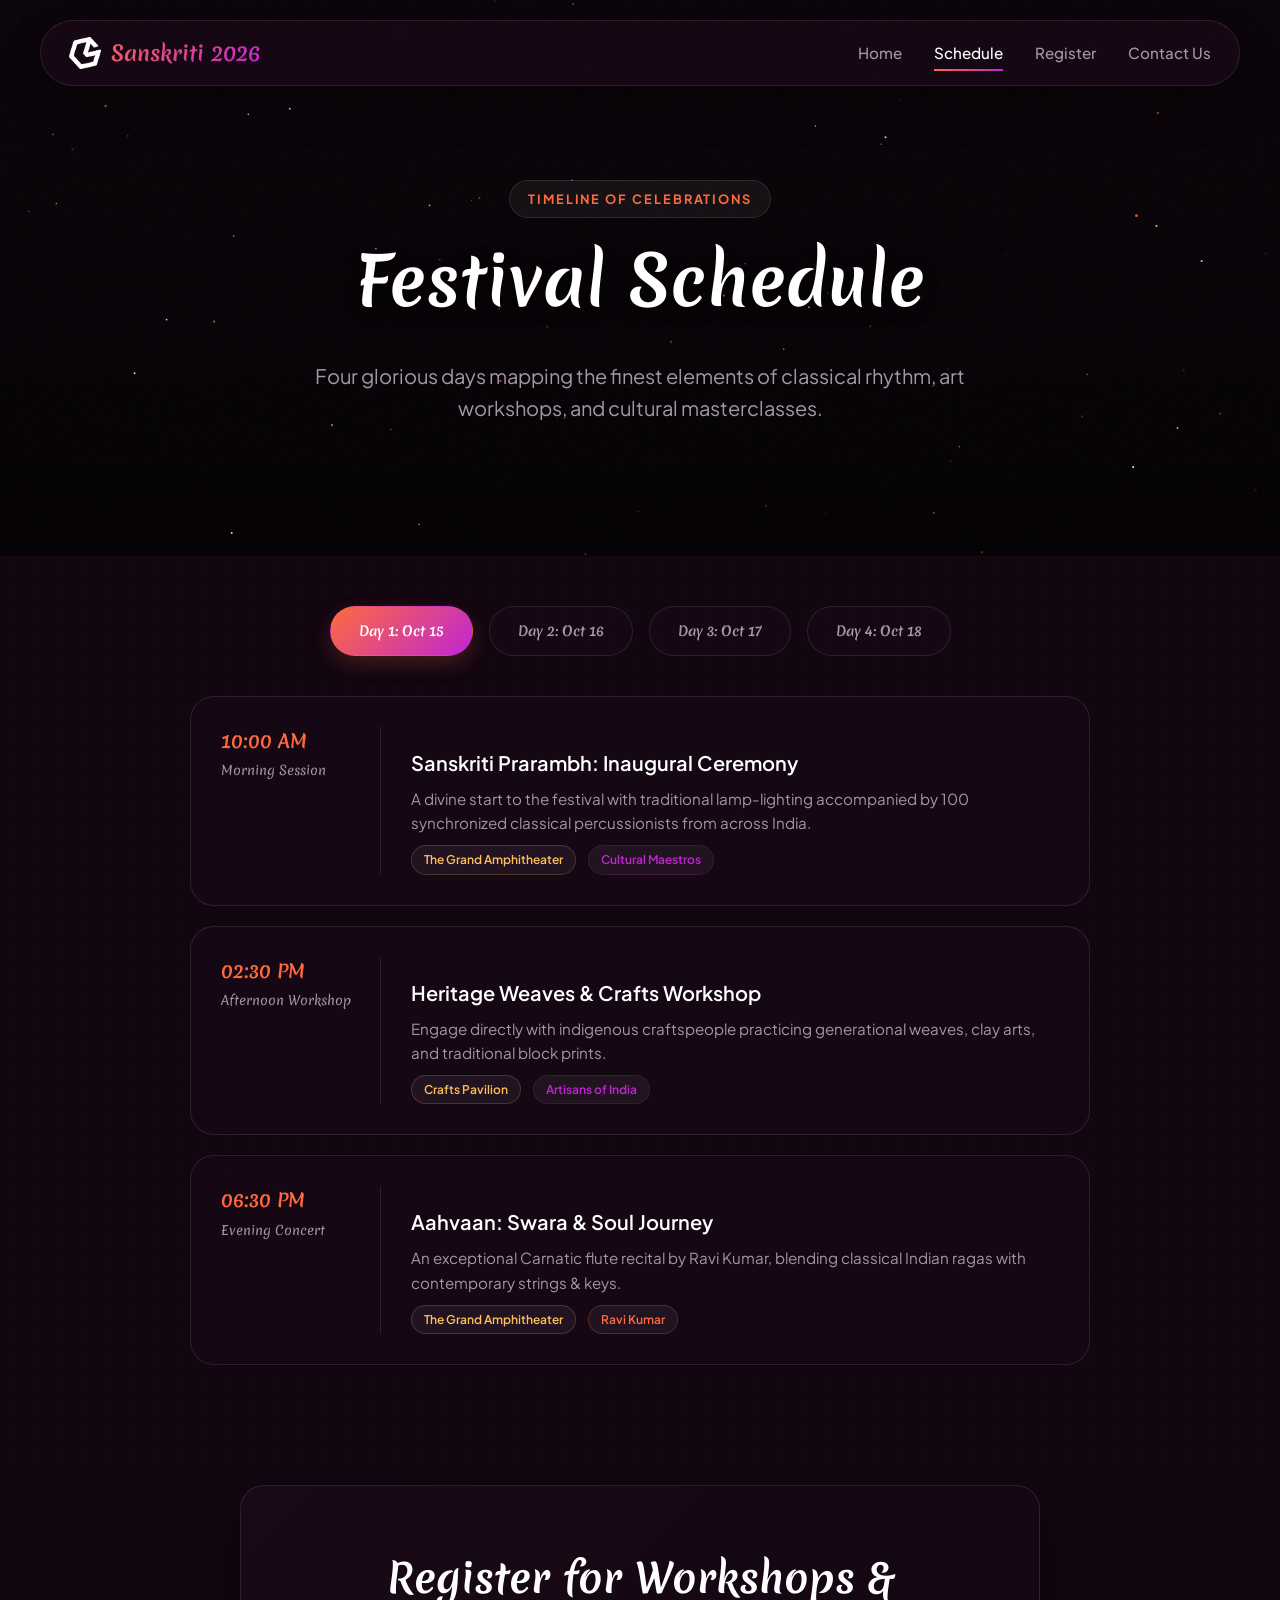
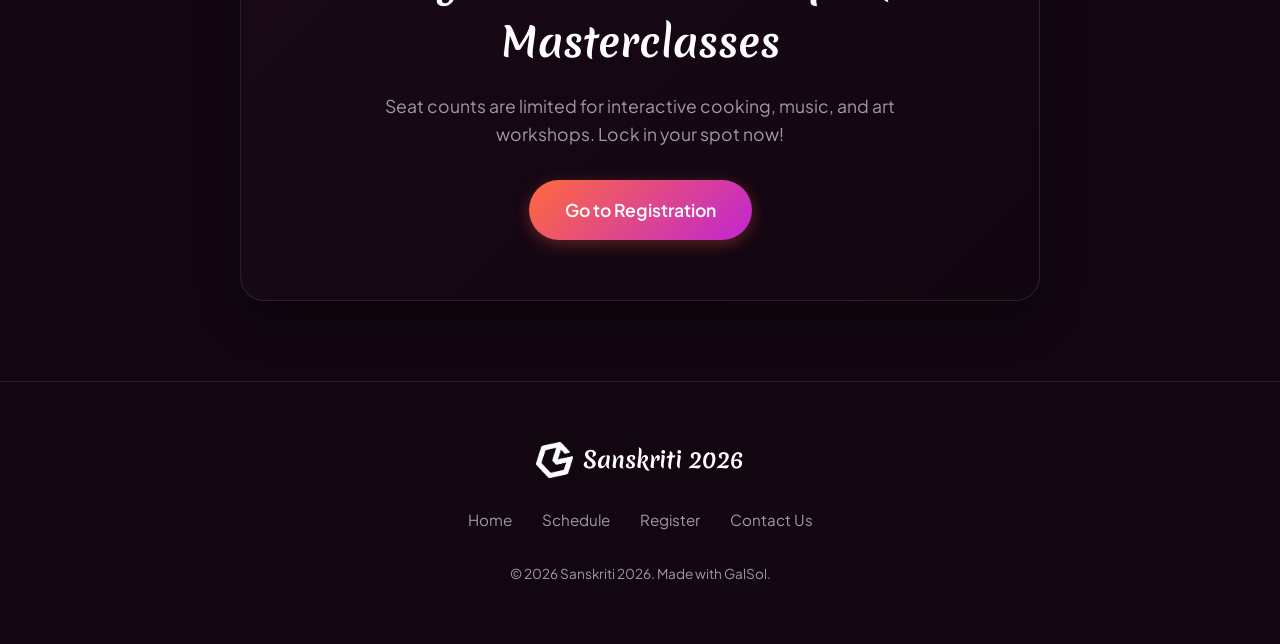
<file: pages/schedule.html>
<!DOCTYPE html>
<html lang="en">
<head>
<meta charset="utf-8">
<meta name="viewport" content="width=device-width,initial-scale=1">
<title>Festival Schedule — Sanskriti 2026</title>
<meta name="description" content="Sanskriti 2026 detailed four-day event timeline, sessions, workshops, and performer lineups.">
<meta name="theme-color" content="#ff6a3d">
<link rel="icon" href="data:image/svg+xml,%3Csvg%20xmlns%3D%22http%3A%2F%2Fwww.w3.org%2F2000%2Fsvg%22%20viewBox%3D%220%200%2064%2064%22%3E%3Cdefs%3E%3ClinearGradient%20id%3D%22g%22%20x1%3D%220%22%20y1%3D%220%22%20x2%3D%221%22%20y2%3D%221%22%3E%3Cstop%20offset%3D%220%22%20stop-color%3D%22%23ff6a3d%22%2F%3E%3Cstop%20offset%3D%221%22%20stop-color%3D%22%23c026d3%22%2F%3E%3C%2FlinearGradient%3E%3C%2Fdefs%3E%3Crect%20width%3D%2264%22%20height%3D%2264%22%20rx%3D%2214%22%20fill%3D%22url(%23g)%22%2F%3E%3Ctext%20x%3D%2232%22%20y%3D%2243%22%20font-family%3D%22system-ui%2Csans-serif%22%20font-size%3D%2234%22%20font-weight%3D%22700%22%20fill%3D%22%23fff%22%20text-anchor%3D%22middle%22%3ES%3C%2Ftext%3E%3C%2Fsvg%3E">

<link rel="preconnect" href="https://fonts.googleapis.com">
<link rel="preconnect" href="https://fonts.gstatic.com" crossorigin>
<link href="https://fonts.googleapis.com/css2?family=Merienda:wght@400;700&family=Plus+Jakarta+Sans:wght@400;500;600;700&display=swap" rel="stylesheet">
<link rel="stylesheet" href="../styles.css">
<style>
  .day-tabs {
    display: flex;
    justify-content: center;
    gap: 16px;
    margin-bottom: 40px;
    flex-wrap: wrap;
  }
  .day-tab {
    padding: 14px 28px;
    background: var(--surface);
    border: 1px solid var(--border);
    border-radius: 99px;
    font-family: var(--font-display);
    font-weight: 700;
    cursor: pointer;
    transition: all 0.3s var(--ease);
    color: var(--muted);
  }
  .day-tab.active, .day-tab:hover {
    background: var(--grad);
    color: #fff;
    border-color: transparent;
    box-shadow: 0 8px 20px rgba(255,106,61,0.2);
  }
  .detailed-schedule {
    display: flex;
    flex-direction: column;
    gap: 20px;
    max-width: 900px;
    margin: 0 auto;
  }
  .sched-card {
    background: var(--surface);
    border: 1px solid var(--border);
    border-radius: var(--radius);
    padding: 30px;
    backdrop-filter: blur(20px);
    -webkit-backdrop-filter: blur(20px);
    display: grid;
    grid-template-columns: 160px 1fr;
    gap: 30px;
    transition: all 0.3s var(--ease);
  }
  .sched-card:hover {
    transform: translateY(-3px);
    border-color: var(--accent);
  }
  .sched-card-time {
    font-family: var(--font-display);
    font-size: 1.15rem;
    font-weight: 700;
    color: var(--accent);
    border-right: 1px solid var(--border);
    padding-right: 20px;
  }
  .sched-card-meta {
    display: flex;
    gap: 12px;
    margin-top: 10px;
    flex-wrap: wrap;
  }
  .meta-tag {
    font-size: 0.75rem;
    font-weight: 600;
    padding: 4px 12px;
    background: rgba(255, 255, 255, 0.05);
    border: 1px solid var(--border);
    border-radius: 99px;
    color: var(--muted);
  }
  .meta-tag.venue {
    color: #ffbe5a;
    border-color: rgba(255, 190, 90, 0.2);
  }
  .meta-tag.artist {
    color: var(--accent2);
    border-color: rgba(192, 38, 211, 0.2);
  }
  @media (max-width: 768px) {
    .sched-card {
      grid-template-columns: 1fr;
      gap: 16px;
    }
    .sched-card-time {
      border-right: none;
      padding-right: 0;
      border-bottom: 1px solid var(--border);
      padding-bottom: 12px;
    }
  }
</style>
</head>
<body>
<header class="nav" data-nav>
  <a class="nav-brand" href="../index.html">
    <img src="../assets/GalSol-White.png" alt="Sanskriti 2026" class="nav-logo">
    <span>Sanskriti 2026</span>
  </a>
  <nav class="nav-links">
    <a href="../index.html">Home</a>
    <a href="schedule.html" class="active">Schedule</a>
    <a href="register.html">Register</a>
    <a href="contact.html">Contact Us</a>
  </nav>
  <button class="nav-burger" aria-label="Menu" data-burger><span></span><span></span><span></span></button>
</header>

<main>
<section class="hero fx-noise" data-hero data-stars style="--accent: #ff6a3d; min-height: 55vh; padding-top: 140px;">
  <div class="hero-bg" data-bg style="background-image:linear-gradient(180deg,rgba(18,6,17,0.5),rgba(18,6,17,0.9)),url('https://images.pexels.com/photos/15141493/pexels-photo-15141493.jpeg?auto=compress&amp;cs=tinysrgb&amp;fit=crop&amp;h=627&amp;w=1200');background-size:cover;background-position:center;mix-blend-mode:multiply;"></div>
  <div class="hero-inner" style="padding-top: 40px; padding-bottom: 20px;">
    <span class="hero-badge reveal btn-shine">TIMELINE OF CELEBRATIONS</span>
    <h1 class="hero-title reveal txt-shiny">Festival Schedule</h1>
    <p class="hero-sub reveal">Four glorious days mapping the finest elements of classical rhythm, art workshops, and cultural masterclasses.</p>
  </div>
</section>

<section class="section fx-dotgrid" style="padding-top: 50px;">
  <div class="section-inner">
    <!-- Day Tabs Navigation -->
    <div class="day-tabs reveal">
      <button class="day-tab active" data-day="day1">Day 1: Oct 15</button>
      <button class="day-tab" data-day="day2">Day 2: Oct 16</button>
      <button class="day-tab" data-day="day3">Day 3: Oct 17</button>
      <button class="day-tab" data-day="day4">Day 4: Oct 18</button>
    </div>

    <!-- Timeline Wrapper -->
    <div class="detailed-schedule reveal" id="schedule-container">
      
      <!-- DAY 1 SESSIONS -->
      <div class="day-schedule-group" id="day1">
        <div class="sched-card" style="margin-bottom: 20px;">
          <div class="sched-card-time">
            <div>10:00 AM</div>
            <div style="font-size: 0.8rem; font-weight: normal; color: var(--muted); margin-top: 4px;">Morning Session</div>
          </div>
          <div>
            <h3 class="sched-title">Sanskriti Prarambh: Inaugural Ceremony</h3>
            <p class="sched-desc" style="margin: 0; color: var(--muted);">A divine start to the festival with traditional lamp-lighting accompanied by 100 synchronized classical percussionists from across India.</p>
            <div class="sched-card-meta">
              <span class="meta-tag venue">The Grand Amphitheater</span>
              <span class="meta-tag artist">Cultural Maestros</span>
            </div>
          </div>
        </div>

        <div class="sched-card" style="margin-bottom: 20px;">
          <div class="sched-card-time">
            <div>02:30 PM</div>
            <div style="font-size: 0.8rem; font-weight: normal; color: var(--muted); margin-top: 4px;">Afternoon Workshop</div>
          </div>
          <div>
            <h3 class="sched-title">Heritage Weaves &amp; Crafts Workshop</h3>
            <p class="sched-desc" style="margin: 0; color: var(--muted);">Engage directly with indigenous craftspeople practicing generational weaves, clay arts, and traditional block prints.</p>
            <div class="sched-card-meta">
              <span class="meta-tag venue">Crafts Pavilion</span>
              <span class="meta-tag artist">Artisans of India</span>
            </div>
          </div>
        </div>

        <div class="sched-card">
          <div class="sched-card-time">
            <div>06:30 PM</div>
            <div style="font-size: 0.8rem; font-weight: normal; color: var(--muted); margin-top: 4px;">Evening Concert</div>
          </div>
          <div>
            <h3 class="sched-title">Aahvaan: Swara &amp; Soul Journey</h3>
            <p class="sched-desc" style="margin: 0; color: var(--muted);">An exceptional Carnatic flute recital by Ravi Kumar, blending classical Indian ragas with contemporary strings &amp; keys.</p>
            <div class="sched-card-meta">
              <span class="meta-tag venue">The Grand Amphitheater</span>
              <span class="meta-tag artist" style="color: var(--accent); border-color: rgba(255, 106, 61, 0.25);">Ravi Kumar</span>
            </div>
          </div>
        </div>
      </div>

      <!-- DAY 2 SESSIONS (Hidden initially) -->
      <div class="day-schedule-group" id="day2" style="display: none;">
        <div class="sched-card" style="margin-bottom: 20px;">
          <div class="sched-card-time">
            <div>11:00 AM</div>
            <div style="font-size: 0.8rem; font-weight: normal; color: var(--muted); margin-top: 4px;">Interactive Talk</div>
          </div>
          <div>
            <h3 class="sched-title">Storytelling through Mudras</h3>
            <p class="sched-desc" style="margin: 0; color: var(--muted);">An immersive masterclass detailing the history, expressionism, and subtle grammar of the ancient Kathak style.</p>
            <div class="sched-card-meta">
              <span class="meta-tag venue">Lecture Hall Beta</span>
              <span class="meta-tag artist">Pandit Birju Maharaj Academy</span>
            </div>
          </div>
        </div>

        <div class="sched-card" style="margin-bottom: 20px;">
          <div class="sched-card-time">
            <div>03:00 PM</div>
            <div style="font-size: 0.8rem; font-weight: normal; color: var(--muted); margin-top: 4px;">Live Exhibition</div>
          </div>
          <div>
            <h3 class="sched-title">Exotic Clay &amp; Terracotta Showcase</h3>
            <p class="sched-desc" style="margin: 0; color: var(--muted);">Witness a live showcase of monumental terracotta art forms by award-winning sculptors.</p>
            <div class="sched-card-meta">
              <span class="meta-tag venue">Artisans Court</span>
              <span class="meta-tag artist">Clay Pioneers</span>
            </div>
          </div>
        </div>

        <div class="sched-card">
          <div class="sched-card-time">
            <div>07:00 PM</div>
            <div style="font-size: 0.8rem; font-weight: normal; color: var(--muted); margin-top: 4px;">Headlining Night</div>
          </div>
          <div>
            <h3 class="sched-title">Sufi Mysticism &amp; Rhythm Night</h3>
            <p class="sched-desc" style="margin: 0; color: var(--muted);">A timeless devotional experience recreating iconic Sufiana Qawwalis and energetic North-Indian folk rhythms.</p>
            <div class="sched-card-meta">
              <span class="meta-tag venue">The Grand Amphitheater</span>
              <span class="meta-tag artist">Wadali Brothers Tribute</span>
            </div>
          </div>
        </div>
      </div>

      <!-- DAY 3 SESSIONS (Hidden initially) -->
      <div class="day-schedule-group" id="day3" style="display: none;">
        <div class="sched-card" style="margin-bottom: 20px;">
          <div class="sched-card-time">
            <div>10:30 AM</div>
            <div style="font-size: 0.8rem; font-weight: normal; color: var(--muted); margin-top: 4px;">Music Workshop</div>
          </div>
          <div>
            <h3 class="sched-title">Plucking Strings: Sitar Masterclass</h3>
            <p class="sched-desc" style="margin: 0; color: var(--muted);">A deep dive session into complex sitar chords, ragas, and fusion scaling with contemporary band setups.</p>
            <div class="sched-card-meta">
              <span class="meta-tag venue">Studio A</span>
              <span class="meta-tag artist">Anoushka Shankar Ensemble</span>
            </div>
          </div>
        </div>

        <div class="sched-card" style="margin-bottom: 20px;">
          <div class="sched-card-time">
            <div>01:30 PM</div>
            <div style="font-size: 0.8rem; font-weight: normal; color: var(--muted); margin-top: 4px;">Culinary Masterclass</div>
          </div>
          <div>
            <h3 class="sched-title">Lost Royal Recipes of India</h3>
            <p class="sched-desc" style="margin: 0; color: var(--muted);">Master the intricate spices, slow-cooking methods, and history behind legendary culinary masterpieces.</p>
            <div class="sched-card-meta">
              <span class="meta-tag venue">Food &amp; Spice Court</span>
              <span class="meta-tag artist" style="color: var(--accent); border-color: rgba(255, 106, 61, 0.25);">Chef Ranveer Brar</span>
            </div>
          </div>
        </div>

        <div class="sched-card">
          <div class="sched-card-time">
            <div>07:00 PM</div>
            <div style="font-size: 0.8rem; font-weight: normal; color: var(--muted); margin-top: 4px;">Grand Performance</div>
          </div>
          <div>
            <h3 class="sched-title">Sneha Iyer Live: Indo-Western Fusion</h3>
            <p class="sched-desc" style="margin: 0; color: var(--muted);">An electric, soulful musical journey breaking barriers between Indian classical vocals and modern ambient electronic tunes.</p>
            <div class="sched-card-meta">
              <span class="meta-tag venue">The Grand Amphitheater</span>
              <span class="meta-tag artist" style="color: var(--accent2); border-color: rgba(192, 38, 211, 0.25);">Sneha Iyer</span>
            </div>
          </div>
        </div>
      </div>

      <!-- DAY 4 SESSIONS (Hidden initially) -->
      <div class="day-schedule-group" id="day4" style="display: none;">
        <div class="sched-card" style="margin-bottom: 20px;">
          <div class="sched-card-time">
            <div>11:00 AM</div>
            <div style="font-size: 0.8rem; font-weight: normal; color: var(--muted); margin-top: 4px;">Cultural Debate</div>
          </div>
          <div>
            <h3 class="sched-title">Sanskriti Panel: Preserving Heritage in a Digital Age</h3>
            <p class="sched-desc" style="margin: 0; color: var(--muted);">An intellectual exchange with cultural curators, media icons, and state representatives on shielding heritage forms.</p>
            <div class="sched-card-meta">
              <span class="meta-tag venue">Amphi-Hall Auditorium</span>
              <span class="meta-tag artist">Panelists</span>
            </div>
          </div>
        </div>

        <div class="sched-card">
          <div class="sched-card-time">
            <div>06:30 PM</div>
            <div style="font-size: 0.8rem; font-weight: normal; color: var(--muted); margin-top: 4px;">Grand Finale</div>
          </div>
          <div>
            <h3 class="sched-title">Milan: The Ultimate Celebration Gala</h3>
            <p class="sched-desc" style="margin: 0; color: var(--muted);">A historical collaborative showcase that puts percussionists, Sufi singers, instrumental virtuosos, and visual artists on one epic stage.</p>
            <div class="sched-card-meta">
              <span class="meta-tag venue">The Grand Amphitheater</span>
              <span class="meta-tag artist">All Festival Headliners</span>
            </div>
          </div>
        </div>
      </div>

    </div>
  </div>
</section>

<section class="section cta" id="register-cta" style="padding-top: 20px; padding-bottom: 80px;">
  <div class="section-inner cta-inner reveal">
    <h2 class="cta-title">Register for Workshops &amp; Masterclasses</h2>
    <p class="cta-sub">Seat counts are limited for interactive cooking, music, and art workshops. Lock in your spot now!</p>
    <a class="btn btn-lg btn-shine" data-magnetic href="register.html">Go to Registration</a>
  </div>
</section>
</main>

<footer class="footer reveal">
  <div class="footer-inner">
    <div class="footer-brand">
      <img src="../assets/GalSol-White.png" alt="Sanskriti 2026" class="footer-logo">
      <span>Sanskriti 2026</span>
    </div>
    <nav class="footer-links">
      <a href="../index.html">Home</a>
      <a href="schedule.html">Schedule</a>
      <a href="register.html">Register</a>
      <a href="contact.html">Contact Us</a>
    </nav>
    <div class="footer-copy">© 2026 Sanskriti 2026. Made with GalSol.</div>
  </div>
</footer>

<script src="../script.js"></script>
<script>
  // Simple interactive day-tab switcher logic
  document.querySelectorAll('[data-day]').forEach(function(button) {
    button.addEventListener('click', function() {
      // Toggle active states on tabs
      document.querySelectorAll('[data-day]').forEach(btn => btn.classList.remove('active'));
      this.classList.add('active');
      
      // Hide all day groups and display chosen group
      var selectedDay = this.getAttribute('data-day');
      document.querySelectorAll('.day-schedule-group').forEach(function(group) {
        if (group.id === selectedDay) {
          group.style.display = 'block';
        } else {
          group.style.display = 'none';
        }
      });
    });
  });
</script>
</body>
</html>
</file>
<file: styles.css>
:root {
  --font-display: 'Merienda', system-ui, -apple-system, sans-serif;
  --font-sans: 'Plus Jakarta Sans', system-ui, -apple-system, sans-serif;
  --bg: #120611;
  --surface: rgba(28, 10, 26, 0.45);
  --surface-solid: #1c0a1a;
  --text: #ffffff;
  --muted: #a397a6;
  --border: rgba(255, 255, 255, 0.1);
  --accent: #ff6a3d;
  --accent2: #c026d3;
  --grad: linear-gradient(135deg, var(--accent) 0%, var(--accent2) 100%);
  --maxw: 1200px;
  --radius: 24px;
  --radius-sm: 12px;
  --shadow: 0 20px 40px rgba(0, 0, 0, 0.3);
  --ease: cubic-bezier(0.16, 1, 0.3, 1);
}

*, *::before, *::after {
  box-sizing: border-box;
}

body {
  margin: 0;
  padding: 0;
  background-color: var(--bg);
  color: var(--text);
  font-family: var(--font-sans);
  overflow-x: hidden;
  line-height: 1.6;
}

img {
  max-width: 100%;
  height: auto;
  display: block;
}

a {
  color: inherit;
  text-decoration: none;
  transition: color 0.3s var(--ease);
}

/* scrollbar */
::-webkit-scrollbar {
  width: 8px;
}
::-webkit-scrollbar-track {
  background: var(--bg);
}
::-webkit-scrollbar-thumb {
  background: rgba(255,255,255,0.15);
  border-radius: 4px;
}
::-webkit-scrollbar-thumb:hover {
  background: var(--accent);
}

/* nav — floating premium pill with sticky docking */
.nav {
  position: fixed;
  top: 20px;
  left: 50%;
  transform: translateX(-50%);
  width: calc(100% - 40px);
  max-width: var(--maxw);
  z-index: 100;
  display: flex;
  align-items: center;
  justify-content: space-between;
  gap: 16px;
  padding: 14px 28px;
  background: rgba(28, 10, 26, 0.65);
  backdrop-filter: blur(20px) saturate(160%);
  -webkit-backdrop-filter: blur(20px) saturate(160%);
  border: 1px solid var(--border);
  border-radius: 999px;
  box-shadow: var(--shadow);
  transition: top 0.35s var(--ease), width 0.35s var(--ease), max-width 0.35s var(--ease), border-radius 0.35s var(--ease), padding 0.35s var(--ease), background-color 0.35s var(--ease), border-color 0.35s var(--ease), box-shadow 0.35s var(--ease);
}

.nav.scrolled {
  top: 0;
  width: 100%;
  max-width: 100%;
  border-radius: 0;
  border-left: 0;
  border-right: 0;
  border-top: 0;
  background: rgba(18, 6, 17, 0.95);
  border-color: rgba(255, 255, 255, 0.08);
  padding: 12px 24px;
  box-shadow: 0 10px 30px rgba(0, 0, 0, 0.5);
}

.nav-brand {
  display: flex;
  align-items: center;
  gap: 10px;
  font-family: var(--font-display);
  font-weight: 700;
  font-size: 1.3rem;
  background: var(--grad);
  -webkit-background-clip: text;
  background-clip: text;
  color: transparent;
}

.nav-logo {
  height: 32px;
  width: auto;
}

.nav-links {
  display: flex;
  gap: 32px;
  align-items: center;
}

.nav-links a {
  font-size: 0.95rem;
  font-weight: 500;
  color: var(--muted);
  position: relative;
  padding: 6px 0;
}

.nav-links a:hover, .nav-links a.active {
  color: var(--text);
}

.nav-links a::after {
  content: '';
  position: absolute;
  bottom: 0;
  left: 0;
  width: 0;
  height: 2px;
  background: var(--grad);
  transition: width 0.3s var(--ease);
}

.nav-links a.active::after, .nav-links a:hover::after {
  width: 100%;
}

.nav-burger {
  display: none;
  background: none;
  border: none;
  cursor: pointer;
  flex-direction: column;
  gap: 6px;
  padding: 4px;
}

.nav-burger span {
  display: block;
  width: 24px;
  height: 2px;
  background: var(--text);
  transition: 0.3s var(--ease);
}

@media (max-width: 768px) {
  .nav-burger {
    display: flex;
    z-index: 101;
  }
  
  /* Morph burger lines into interactive close state */
  .nav.open .nav-burger span:nth-child(1) {
    transform: translateY(8px) rotate(45deg);
  }
  .nav.open .nav-burger span:nth-child(2) {
    opacity: 0;
    transform: translateX(-15px);
  }
  .nav.open .nav-burger span:nth-child(3) {
    transform: translateY(-8px) rotate(-45deg);
  }

  .nav-links {
    position: absolute;
    top: calc(100% + 12px);
    left: 0;
    right: 0;
    background: rgba(28, 10, 26, 0.96);
    backdrop-filter: blur(25px) saturate(180%);
    -webkit-backdrop-filter: blur(25px) saturate(180%);
    border: 1px solid rgba(255, 106, 61, 0.15);
    border-radius: var(--radius);
    flex-direction: column;
    padding: 32px 24px;
    gap: 8px;
    opacity: 0;
    transform: translateY(-15px) scale(0.96);
    pointer-events: none;
    transition: opacity 0.4s var(--ease), transform 0.4s var(--ease);
    box-shadow: 0 25px 50px rgba(0, 0, 0, 0.6), 0 0 30px rgba(255, 106, 61, 0.08);
    text-align: center;
  }
  
  /* Adaptive fit when navigation docks on scroll */
  .nav.scrolled .nav-links {
    top: 100%;
    border-radius: 0 0 var(--radius) var(--radius);
    border-left: none;
    border-right: none;
    border-top: 1px solid rgba(255, 255, 255, 0.08);
    box-shadow: 0 30px 60px rgba(0, 0, 0, 0.7);
  }

  .nav.open .nav-links {
    opacity: 1;
    transform: translateY(0) scale(1);
    pointer-events: auto;
  }

  .nav-links a {
    font-family: var(--font-display);
    font-size: 1.25rem;
    font-weight: 700;
    width: 100%;
    padding: 12px;
    border-radius: var(--radius-sm);
    transition: background-color 0.3s var(--ease), color 0.3s var(--ease), transform 0.2s var(--ease);
  }

  .nav-links a:hover, .nav-links a.active {
    background-color: rgba(255, 106, 61, 0.1);
    color: var(--accent);
    transform: scale(1.02);
  }

  .nav-links a::after {
    display: none; /* Hide static line styling on mobile dropdown */
  }
}

/* hero style */
.hero {
  position: relative;
  min-height: 100vh;
  display: flex;
  align-items: center;
  justify-content: center;
  text-align: center;
  padding: 140px 20px 80px;
  overflow: hidden;
}

.hero-bg {
  position: absolute;
  inset: 0;
  z-index: -1;
}

.hero-inner {
  max-width: 900px;
  margin: 0 auto;
  z-index: 2;
  display: flex;
  flex-direction: column;
  align-items: center;
}

.hero-badge {
  display: inline-block;
  padding: 8px 18px;
  background: rgba(255, 255, 255, 0.05);
  border: 1px solid var(--border);
  border-radius: 99px;
  font-size: 0.8rem;
  font-weight: 700;
  letter-spacing: 0.15em;
  margin-bottom: 24px;
  color: var(--accent);
}

.hero-title {
  font-family: var(--font-display);
  font-size: 4.2rem;
  line-height: 1.15;
  margin: 0 0 20px;
  font-weight: 700;
  color: var(--text);
  text-shadow: 0 4px 15px rgba(0,0,0,0.6);
}

@media (max-width: 768px) {
  .hero-title {
    font-size: 2.5rem;
  }
}

.hero-sub {
  font-size: 1.25rem;
  color: var(--muted);
  margin-bottom: 32px;
  max-width: 650px;
}

/* general buttons */
.btn {
  display: inline-flex;
  align-items: center;
  justify-content: center;
  padding: 12px 28px;
  font-weight: 600;
  font-size: 1rem;
  border-radius: 99px;
  background: var(--grad);
  color: #fff;
  border: none;
  cursor: pointer;
  box-shadow: 0 4px 15px rgba(255, 106, 61, 0.3);
  transition: all 0.3s var(--ease);
}

.btn:hover {
  transform: translateY(-2px);
  box-shadow: 0 6px 20px rgba(255, 106, 61, 0.5);
}

.btn-lg {
  padding: 16px 36px;
  font-size: 1.1rem;
}

/* sections */
.section {
  padding: 100px 20px;
  position: relative;
}

.section-inner {
  max-width: var(--maxw);
  margin: 0 auto;
}

.section-title {
  font-family: var(--font-display);
  font-size: 2.8rem;
  text-align: center;
  margin-top: 0;
  margin-bottom: 16px;
  background: linear-gradient(135deg, #fff 30%, var(--muted) 100%);
  -webkit-background-clip: text;
  background-clip: text;
  color: transparent;
}

.section-lead {
  font-size: 1.15rem;
  color: var(--muted);
  text-align: center;
  max-width: 800px;
  margin: 0 auto 40px;
}

/* countdown */
.countdown {
  display: flex;
  justify-content: center;
  gap: 20px;
  flex-wrap: wrap;
  margin-top: 30px;
}

.cd-unit {
  background: var(--surface);
  border: 1px solid var(--border);
  backdrop-filter: blur(10px);
  -webkit-backdrop-filter: blur(10px);
  border-radius: var(--radius-sm);
  padding: 20px;
  min-width: 110px;
  text-align: center;
  box-shadow: var(--shadow);
}

.cd-unit span {
  display: block;
  font-size: 2.5rem;
  font-weight: 700;
  color: var(--accent);
  font-family: var(--font-display);
}

.cd-unit small {
  display: block;
  font-size: 0.8rem;
  color: var(--muted);
  text-transform: uppercase;
  margin-top: 4px;
  letter-spacing: 0.05em;
}

/* cards & layout grids */
.grid {
  display: grid;
  gap: 30px;
}

.grid-cards {
  grid-template-columns: repeat(auto-fit, minmax(300px, 1fr));
}

.card {
  background: var(--surface);
  border: 1px solid var(--border);
  border-radius: var(--radius);
  padding: 30px;
  backdrop-filter: blur(10px);
  -webkit-backdrop-filter: blur(10px);
  box-shadow: var(--shadow);
  transition: transform 0.3s var(--ease), border-color 0.3s var(--ease);
}

.card:hover {
  transform: translateY(-5px);
  border-color: rgba(255, 106, 61, 0.3);
}

/* speaker/artist slides */
.speaker {
  display: flex;
  flex-direction: column;
  align-items: center;
  text-align: center;
  padding: 24px;
}

.speaker-photo {
  width: 160px;
  height: 160px;
  border-radius: 50%;
  background-size: cover;
  background-position: center;
  border: 3px solid var(--border);
  margin-bottom: 16px;
  transition: border-color 0.3s var(--ease);
}

.speaker:hover .speaker-photo {
  border-color: var(--accent);
}

.speaker-name {
  font-family: var(--font-display);
  font-size: 1.25rem;
  font-weight: 700;
  margin-bottom: 6px;
  color: var(--text);
}

.speaker-role {
  font-size: 0.9rem;
  color: var(--muted);
}

/* carousels */
[data-carousel] {
  position: relative;
  overflow: hidden;
}

.car-track {
  display: flex;
  gap: 20px;
  overflow-x: auto;
  scroll-snap-type: x mandatory;
  scrollbar-width: none;
  -ms-overflow-style: none;
  padding-bottom: 20px;
}

.car-track::-webkit-scrollbar {
  display: none;
}

.car-slide {
  flex-shrink: 0;
  scroll-snap-align: center;
}

.car-btn {
  position: absolute;
  top: 50%;
  transform: translateY(-50%);
  background: rgba(28, 10, 26, 0.8);
  border: 1px solid var(--border);
  color: var(--text);
  width: 44px;
  height: 44px;
  border-radius: 50%;
  cursor: pointer;
  font-size: 1.5rem;
  display: flex;
  align-items: center;
  justify-content: center;
  z-index: 10;
  transition: all 0.3s var(--ease);
}

.car-btn:hover {
  background: var(--grad);
  border-color: transparent;
}

.car-prev {
  left: 0;
}

.car-next {
  right: 0;
}

.car-dots {
  display: flex;
  justify-content: center;
  gap: 8px;
  margin-top: 20px;
}

.car-dot {
  width: 8px;
  height: 8px;
  border-radius: 50%;
  background: rgba(255, 255, 255, 0.2);
  border: none;
  cursor: pointer;
  padding: 0;
  transition: background 0.3s var(--ease), transform 0.3s var(--ease);
}

.car-dot.on {
  background: var(--accent);
  transform: scale(1.3);
}

/* schedule */
.schedule {
  max-width: 800px;
  margin: 0 auto;
  display: flex;
  flex-direction: column;
  gap: 24px;
}

.sched-item {
  display: grid;
  grid-template-columns: 120px 1fr;
  gap: 24px;
  padding: 24px;
  background: var(--surface);
  border: 1px solid var(--border);
  border-radius: var(--radius-sm);
  backdrop-filter: blur(10px);
  -webkit-backdrop-filter: blur(10px);
  transition: transform 0.3s var(--ease), border-color 0.3s var(--ease);
}

.sched-item:hover {
  transform: translateX(5px);
  border-color: rgba(192, 38, 211, 0.3);
}

.sched-time {
  font-family: var(--font-display);
  font-size: 1.15rem;
  font-weight: 700;
  color: var(--accent);
}

.sched-title {
  font-size: 1.25rem;
  font-weight: 600;
  margin-bottom: 8px;
  color: var(--text);
}

.sched-desc {
  color: var(--muted);
  font-size: 0.95rem;
}

@media (max-width: 600px) {
  .sched-item {
    grid-template-columns: 1fr;
    gap: 12px;
  }
}

/* gallery */
.gallery {
  display: grid;
  grid-template-columns: repeat(auto-fill, minmax(280px, 1fr));
  gap: 20px;
}

.gallery-item {
  height: 240px;
  border-radius: var(--radius-sm);
  background-size: cover;
  background-position: center;
  border: 1px solid var(--border);
  transition: transform 0.3s var(--ease), border-color 0.3s var(--ease);
}

.gallery-item:hover {
  transform: scale(1.03);
  border-color: var(--accent);
}

/* sponsors marquee */
.marquee {
  overflow: hidden;
  position: relative;
  width: 100%;
  padding: 10px 0;
}

.marquee-track {
  display: flex;
  gap: 40px;
  width: max-content;
  animation: marquee 35s linear infinite;
}

.sponsor-logo {
  font-family: var(--font-display);
  font-size: 1.3rem;
  font-weight: 700;
  color: var(--muted);
  letter-spacing: 0.05em;
  opacity: 0.6;
  white-space: nowrap;
  transition: opacity 0.3s var(--ease), color 0.3s var(--ease);
}

.sponsor-logo:hover {
  opacity: 1;
  color: var(--accent);
}

@keyframes marquee {
  0% { transform: translateX(0); }
  100% { transform: translateX(-50%); }
}

/* call to action */
.cta {
  padding: 80px 20px;
}

.cta-inner {
  max-width: 800px;
  margin: 0 auto;
  background: linear-gradient(135deg, rgba(28, 10, 26, 0.8) 0%, rgba(18, 6, 17, 0.9) 100%);
  border: 1px solid var(--border);
  border-radius: var(--radius);
  padding: 60px 40px;
  text-align: center;
  position: relative;
  overflow: hidden;
  box-shadow: var(--shadow);
}

.cta-title {
  font-family: var(--font-display);
  font-size: 2.5rem;
  margin-top: 0;
  margin-bottom: 16px;
  color: var(--text);
}

.cta-sub {
  font-size: 1.1rem;
  color: var(--muted);
  margin-bottom: 32px;
  max-width: 600px;
  margin-left: auto;
  margin-right: auto;
}

/* footer */
.footer {
  border-top: 1px solid var(--border);
  padding: 60px 20px;
  background: rgba(18,6,17,0.5);
}

.footer-inner {
  max-width: var(--maxw);
  margin: 0 auto;
  display: flex;
  flex-direction: column;
  align-items: center;
  gap: 30px;
}

.footer-brand {
  display: flex;
  align-items: center;
  gap: 10px;
  font-family: var(--font-display);
  font-weight: 700;
  font-size: 1.4rem;
  color: var(--text);
}

.footer-logo {
  height: 36px;
  width: auto;
}

.footer-links {
  display: flex;
  gap: 30px;
}

.footer-links a {
  color: var(--muted);
  font-size: 0.95rem;
}

.footer-links a:hover {
  color: var(--text);
}

.footer-copy {
  font-size: 0.85rem;
  color: var(--muted);
}

/* reveal animations */
.reveal {
  opacity: 0;
  transform: translateY(20px);
  transition: opacity 0.8s var(--ease), transform 0.8s var(--ease);
}

.reveal.in {
  opacity: 1;
  transform: none;
}

.tw-caret::after {
  content: '|';
  animation: blink 0.8s infinite;
}

@keyframes blink {
  50% { opacity: 0; }
}

/* global visual effects */
.fx-noise {
  position: relative;
}

.fx-noise::after {
  content: '';
  position: absolute;
  inset: 0;
  background-image: url("data:image/svg+xml,%3Csvg viewBox='0 0 200 200' xmlns='http://www.w3.org/2000/svg'%3E%3Cfilter id='noiseFilter'%3E%3CfeTurbulence type='fractalNoise' baseFrequency='0.65' numOctaves='3' stitchTiles='stitch'/%3E%3C/filter%3E%3Crect width='100%25' height='100%25' filter='url(%23noiseFilter)'/%3E%3C/svg%3E");
  opacity: 0.02;
  pointer-events: none;
  z-index: 1;
}

.fx-dotgrid {
  background-image: radial-gradient(rgba(255,255,255,0.04) 1px, transparent 1px);
  background-size: 24px 24px;
}

/* page transition loader */
.page-loader {
  position: fixed;
  inset: 0;
  background: var(--bg);
  z-index: 9999;
  display: flex;
  align-items: center;
  justify-content: center;
  opacity: 0;
  pointer-events: none;
  transition: opacity 0.4s var(--ease);
}

.page-loader.active {
  opacity: 1;
  pointer-events: auto;
}

.loader-brand {
  display: flex;
  flex-direction: column;
  align-items: center;
  gap: 16px;
}

.loader-logo {
  height: 48px;
  width: auto;
}

.loader-text {
  font-family: var(--font-display);
  font-size: 1.6rem;
  font-weight: 700;
  color: var(--text);
}

.loader-bar {
  width: 120px;
  height: 3px;
  background: rgba(255,255,255,0.1);
  border-radius: 9px;
  overflow: hidden;
  position: relative;
}

.loader-bar::after {
  content: '';
  position: absolute;
  top: 0;
  left: 0;
  height: 100%;
  width: 40%;
  background: var(--grad);
  border-radius: 9px;
  animation: loading 1s infinite ease-in-out;
}

@keyframes loading {
  0% { left: -40%; }
  100% { left: 100%; }
}
```I have updated the CSS to make the floating header adapt beautifully into a sleek, docked sticky header when the page is scrolled, and added a lightweight scroll-detection script.

styles.css
<<<<<<< SEARCH
/* nav — floating premium pill */
.nav{position:fixed;top:20px;left:50%;transform:translateX(-50%);width:calc(100% - 40px);max-width:var(--maxw);z-index:100;
  display:flex;align-items:center;justify-content:space-between;gap:16px;
  padding:14px 28px;background:rgba(28,10,26,.65);backdrop-filter:blur(20px) saturate(160%);
  -webkit-backdrop-filter:blur(20px) saturate(160%);border:1px solid var(--border);border-radius:999px;
  box-shadow:var(--shadow)}
.nav-brand{display:flex;align-items:center;gap:10px;font-family:var(--font-display);font-weight:700;font-size:1.3rem;background:var(--grad);-webkit-background-clip:text;background-clip:text;color:transparent}
=======
/* nav — floating premium pill with sticky docking */
.nav{position:fixed;top:20px;left:50%;transform:translateX(-50%);width:calc(100% - 40px);max-width:var(--maxw);z-index:100;
  display:flex;align-items:center;justify-content:space-between;gap:16px;
  padding:14px 28px;background:rgba(28,10,26,.65);backdrop-filter:blur(20px) saturate(160%);
  -webkit-backdrop-filter:blur(20px) saturate(160%);border:1px solid var(--border);border-radius:999px;
  box-shadow:var(--shadow);
  transition:top 0.35s var(--ease), width 0.35s var(--ease), max-width 0.35s var(--ease), border-radius 0.35s var(--ease), padding 0.35s var(--ease), background-color 0.35s var(--ease), border-color 0.35s var(--ease), box-shadow 0.35s var(--ease);}
.nav.scrolled{top:0;width:100%;max-width:100%;border-radius:0;border-left:0;border-right:0;border-top:0;background:rgba(18,6,17,0.9);border-color:rgba(255,255,255,0.08);padding:10px 24px;box-shadow:0 10px 30px rgba(0,0,0,0.5)}
.nav-brand{display:flex;align-items:center;gap:10px;font-family:var(--font-display);font-weight:700;font-size:1.3rem;background:var(--grad);-webkit-background-clip:text;background-clip:text;color:transparent}
>>>>>>> REPLACE
</file>
